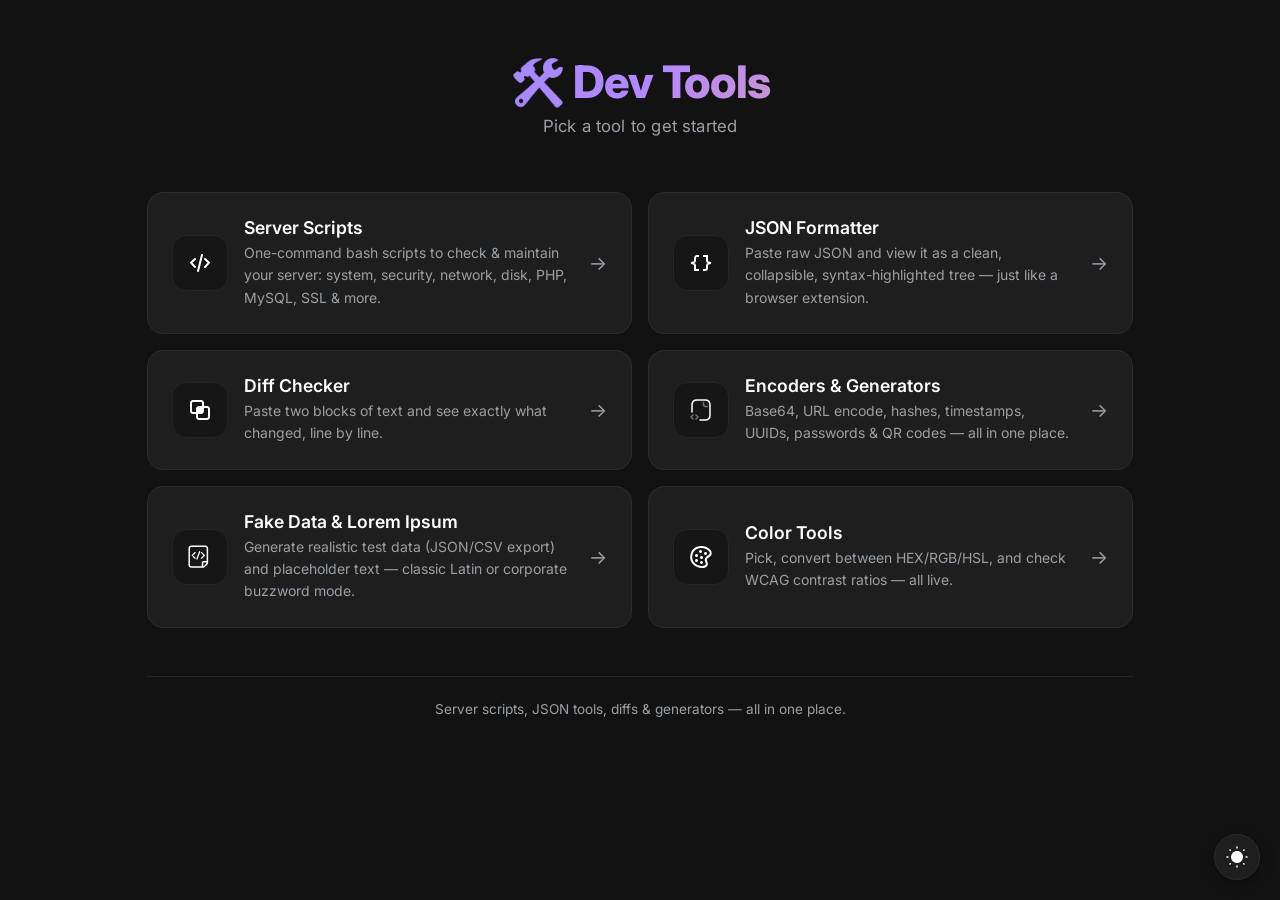
<file: index.html>
<!DOCTYPE html>
<html lang="en">

<head>

    <script>(function () { try { if (localStorage.getItem('devtools-theme') === 'light') { document.documentElement.setAttribute('data-theme', 'light'); } } catch (e) { } })();</script>

    <meta charset="UTF-8" />
    <meta name="viewport" content="width=device-width, initial-scale=1.0" />
    <title>Dev Tools</title>
    <link rel="stylesheet" href="style.css" />
</head>

<body>
    <div class="container">

        <!-- HEADER -->
        <header class="header">
            <h1>🛠️ Dev Tools</h1>
            <p class="subtitle">Pick a tool to get started</p>
        </header>

        <!-- TOOL OPTIONS -->
        <div class="option-grid">
            <a class="option-card" href="scripts/">
                <div class="option-icon">
                    <svg width="24px" height="24px" viewBox="0 0 24 24" fill="none" xmlns="http://www.w3.org/2000/svg">
                        <path d="M7 8L3 11.6923L7 16M17 8L21 11.6923L17 16M14 4L10 20" stroke="var(--text-bright)"
                            stroke-width="2" stroke-linecap="round" stroke-linejoin="round" />
                    </svg>
                </div>
                <div class="option-body">
                    <div class="option-title">Server Scripts</div>
                    <div class="option-desc">One-command bash scripts to check &amp; maintain your server: system,
                        security, network, disk, PHP, MySQL, SSL &amp; more.</div>
                </div>
                <div class="option-arrow">→</div>
            </a>

            <a class="option-card" href="json-formatter/">
                <div class="option-icon">
                    <svg width="24px" height="24px" viewBox="0 0 24 24" fill="none" xmlns="http://www.w3.org/2000/svg">
                        <path
                            d="M14 19H16C17.1046 19 18 18.1046 18 17V14.5616C18 13.6438 18.6246 12.8439 19.5149 12.6213L21.0299 12.2425C21.2823 12.1794 21.2823 11.8206 21.0299 11.7575L19.5149 11.3787C18.6246 11.1561 18 10.3562 18 9.43845V5H14"
                            stroke="var(--text-bright)" stroke-width="2" />
                        <path
                            d="M10 5H8C6.89543 5 6 5.89543 6 7V9.43845C6 10.3562 5.37541 11.1561 4.48507 11.3787L2.97014 11.7575C2.71765 11.8206 2.71765 12.1794 2.97014 12.2425L4.48507 12.6213C5.37541 12.8439 6 13.6438 6 14.5616V19H10"
                            stroke="var(--text-bright)" stroke-width="2" />
                    </svg>
                </div>
                <div class="option-body">
                    <div class="option-title">JSON Formatter</div>
                    <div class="option-desc">Paste raw JSON and view it as a clean, collapsible, syntax-highlighted tree
                        — just like a browser extension.</div>
                </div>
                <div class="option-arrow">→</div>
            </a>

            <a class="option-card" href="diff-checker/">
                <div class="option-icon"><svg fill="var(--text-bright)" width="24px" height="24px" viewBox="0 0 24 24"
                        xmlns="http://www.w3.org/2000/svg">
                        <path fill-rule="evenodd"
                            d="M13,2 C14.5976809,2 15.9036609,3.24891996 15.9949073,4.82372721 L16,5 L16,8 L19,8 C20.5976809,8 21.9036609,9.24891996 21.9949073,10.8237272 L22,11 L22,19 C22,20.5976809 20.75108,21.9036609 19.1762728,21.9949073 L19,22 L11,22 C9.40231912,22 8.09633912,20.75108 8.00509269,19.1762728 L8,19 L8,16 L5,16 C3.40231912,16 2.09633912,14.75108 2.00509269,13.1762728 L2,13 L2,5 C2,3.40231912 3.24891996,2.09633912 4.82372721,2.00509269 L5,2 L13,2 Z M19,10 L16,10 L16,13 C16,14.5976809 14.75108,15.9036609 13.1762728,15.9949073 L13,16 L10,16 L10,19 C10,19.5128358 10.3860402,19.9355072 10.8833789,19.9932723 L11,20 L19,20 C19.5128358,20 19.9355072,19.6139598 19.9932723,19.1166211 L20,19 L20,11 C20,10.4871642 19.6139598,10.0644928 19.1166211,10.0067277 L19,10 Z M13,4 L5,4 C4.48716416,4 4.06449284,4.38604019 4.00672773,4.88337887 L4,5 L4,13 C4,13.5128358 4.38604019,13.9355072 4.88337887,13.9932723 L5,14 L8,14 L8,11 C8,9.40231912 9.24891996,8.09633912 10.8237272,8.00509269 L11,8 L14,8 L14,5 C14,4.48716416 13.6139598,4.06449284 13.1166211,4.00672773 L13,4 Z" />
                    </svg></div>
                <div class="option-body">
                    <div class="option-title">Diff Checker</div>
                    <div class="option-desc">Paste two blocks of text and see exactly what changed, line by line.</div>
                </div>
                <div class="option-arrow">→</div>
            </a>

            <a class="option-card" href="encoders/">
                <div class="option-icon"><svg width="24px" height="24px" viewBox="0 0 24 24" fill="none"
                        xmlns="http://www.w3.org/2000/svg">
                        <path d="M11 22H16C19.5 22 21 20 21 17V7C21 4 19.5 2 16 2H8C4.5 2 3 4 3 7V14"
                            stroke="var(--text-bright)" stroke-width="1.5" stroke-miterlimit="10" stroke-linecap="round"
                            stroke-linejoin="round" />
                        <path opacity="0.4" d="M14.5 4.5V6.5C14.5 7.6 15.4 8.5 16.5 8.5H18.5"
                            stroke="var(--text-bright)" stroke-width="1.5" stroke-miterlimit="10" stroke-linecap="round"
                            stroke-linejoin="round" />
                        <path opacity="0.4" d="M4 17L2 19L4 21" stroke="var(--text-bright)" stroke-width="1.5"
                            stroke-miterlimit="10" stroke-linecap="round" stroke-linejoin="round" />
                        <path opacity="0.4" d="M7 17L9 19L7 21" stroke="var(--text-bright)" stroke-width="1.5"
                            stroke-miterlimit="10" stroke-linecap="round" stroke-linejoin="round" />
                    </svg></div>
                <div class="option-body">
                    <div class="option-title">Encoders &amp; Generators</div>
                    <div class="option-desc">Base64, URL encode, hashes, timestamps, UUIDs, passwords &amp; QR codes —
                        all in one place.</div>
                </div>
                <div class="option-arrow">→</div>
            </a>

            <a class="option-card" href="sample-data/">
                <div class="option-icon">
                    <svg width="24px" height="24px" viewBox="0 0 1024 1024" class="icon" version="1.1"
                        xmlns="http://www.w3.org/2000/svg">
                        <path
                            d="M135.460571 18.285714h600.137143c67.949714 0 123.099429 53.613714 123.099429 119.954286v623.250286c0 21.650286-12.361143 51.565714-27.794286 67.291428l-111.030857 112.201143c-15.36 15.579429-45.348571 28.16-67.437714 28.16H142.116571c-67.876571 0-123.099429-53.76-123.099428-120.027428V134.729143C19.017143 70.144 71.021714 18.285714 135.460571 18.285714zM672.182857 899.657143l115.785143-117.101714c3.584-3.657143 7.094857-12.434286 7.094857-18.139429V138.166857a58.514286 58.514286 0 0 0-59.465143-57.490286H145.700571a62.756571 62.756571 0 0 0-63.122285 62.756572v705.682286c0 31.744 26.624 57.636571 59.465143 57.636571h512.731428a28.745143 28.745143 0 0 0 17.408-7.168z m-8.411428-217.819429l131.949714 1.462857c17.481143 0 31.744 13.897143 31.817143 31.232a31.451429 31.451429 0 0 1-31.817143 31.158858l-131.949714-1.462858c-7.826286 0-13.897143 5.851429-13.897143 13.165715v150.162285a31.451429 31.451429 0 0 1-31.817143 31.158858 31.451429 31.451429 0 0 1-31.817143-31.158858v-150.162285c0-41.910857 34.669714-75.556571 77.531429-75.556572z m-340.992-136.045714a26.404571 26.404571 0 0 1-18.797715 44.982857 26.624 26.624 0 0 1-18.724571-7.606857L162.230857 461.531429a26.404571 26.404571 0 0 1 0-37.449143L285.257143 302.372571c10.24-10.166857 27.209143-10.166857 37.522286 0 10.313143 10.24 10.313143 26.404571 0 37.449143L218.697143 442.806857 322.779429 545.645714z m232.082285-205.970286a26.404571 26.404571 0 0 1 0-37.449143c10.313143-10.166857 27.282286-10.166857 37.595429 0l123.026286 121.709715a26.404571 26.404571 0 0 1 0 37.449143L592.457143 583.168a26.624 26.624 0 0 1-18.797714 7.606857 26.404571 26.404571 0 0 1-18.797715-45.056L659.017143 442.806857 554.861714 339.821714zM505.417143 261.12c13.531429 4.973714 20.48 19.894857 16.091428 33.938286L406.966857 608.036571a26.916571 26.916571 0 0 1-34.011428 15.945143 26.185143 26.185143 0 0 1-16.237715-34.011428l114.541715-312.978286a26.916571 26.916571 0 0 1 34.157714-15.872z"
                            fill="var(--text-bright)" />
                    </svg>
                </div>
                <div class="option-body">
                    <div class="option-title">Fake Data &amp; Lorem Ipsum</div>
                    <div class="option-desc">Generate realistic test data (JSON/CSV export) and placeholder text —
                        classic Latin or corporate buzzword mode.</div>
                </div>
                <div class="option-arrow">→</div>
            </a>

            <a class="option-card" href="colors/">
                <div class="option-icon">
                    <svg width="24px" height="24px" viewBox="0 0 24 24" fill="none" xmlns="http://www.w3.org/2000/svg">
                        <path
                            d="M14 12.5001C14 13.3285 13.3284 14.0001 12.5 14.0001C11.6716 14.0001 11 13.3285 11 12.5001C11 11.6717 11.6716 11.0001 12.5 11.0001C13.3284 11.0001 14 11.6717 14 12.5001Z"
                            fill="var(--text-bright)" />
                        <path
                            d="M16.5 10.0001C17.3284 10.0001 18 9.32854 18 8.50011C18 7.67169 17.3284 7.00011 16.5 7.00011C15.6716 7.00011 15 7.67169 15 8.50011C15 9.32854 15.6716 10.0001 16.5 10.0001Z"
                            fill="var(--text-bright)" />
                        <path
                            d="M13 6.50011C13 7.32854 12.3284 8.00011 11.5 8.00011C10.6716 8.00011 10 7.32854 10 6.50011C10 5.67169 10.6716 5.00011 11.5 5.00011C12.3284 5.00011 13 5.67169 13 6.50011Z"
                            fill="var(--text-bright)" />
                        <path
                            d="M7.50001 12.0001C8.32844 12.0001 9.00001 11.3285 9.00001 10.5001C9.00001 9.67169 8.32844 9.00011 7.50001 9.00011C6.67158 9.00011 6.00001 9.67169 6.00001 10.5001C6.00001 11.3285 6.67158 12.0001 7.50001 12.0001Z"
                            fill="var(--text-bright)" />
                        <path
                            d="M14 17.5001C14 18.3285 13.3284 19.0001 12.5 19.0001C11.6716 19.0001 11 18.3285 11 17.5001C11 16.6717 11.6716 16.0001 12.5 16.0001C13.3284 16.0001 14 16.6717 14 17.5001Z"
                            fill="var(--text-bright)" />
                        <path
                            d="M7.50001 17.0001C8.32844 17.0001 9.00001 16.3285 9.00001 15.5001C9.00001 14.6717 8.32844 14.0001 7.50001 14.0001C6.67158 14.0001 6.00001 14.6717 6.00001 15.5001C6.00001 16.3285 6.67158 17.0001 7.50001 17.0001Z"
                            fill="var(--text-bright)" />
                        <path fill-rule="evenodd" clip-rule="evenodd"
                            d="M11.5017 1.02215C15.4049 0.791746 19.5636 2.32444 21.8087 5.41131C22.5084 6.37324 22.8228 7.63628 22.6489 8.83154C22.471 10.054 21.7734 11.2315 20.4472 11.8945C19.6389 12.2987 18.7731 12.9466 18.2401 13.668C17.7158 14.3778 17.6139 14.9917 17.8944 15.5529C18.4231 16.6102 18.8894 17.9257 18.8106 19.1875C18.7699 19.8375 18.5828 20.4946 18.1664 21.0799C17.7488 21.6667 17.1448 22.1192 16.3714 22.4286C14.6095 23.1333 12.6279 23.1643 10.8081 22.8207C8.98579 22.4765 7.24486 21.7421 5.92656 20.8194C4.00568 19.4748 2.47455 17.6889 1.71371 15.4464C0.9504 13.1965 0.995912 10.5851 2.06024 7.65803C3.64355 3.30372 7.56248 1.25469 11.5017 1.02215ZM11.6196 3.01868C8.26589 3.21665 5.18483 4.9176 3.93984 8.34149C3.00414 10.9148 3.01388 13.0536 3.60768 14.8038C4.20395 16.5613 5.42282 18.0255 7.07347 19.1809C8.14405 19.9303 9.6169 20.5604 11.1792 20.8554C12.7442 21.151 14.3181 21.0959 15.6286 20.5716C16.308 20.2999 16.7678 19.8099 16.8145 19.0627C16.8606 18.3245 16.5769 17.3901 16.1056 16.4473C15.3639 14.9639 15.8542 13.5318 16.6315 12.4796C17.4002 11.4391 18.5455 10.6093 19.5528 10.1057C20.2266 9.76878 20.5747 9.19623 20.6697 8.54355C20.7686 7.86365 20.5831 7.12638 20.1913 6.58769C18.4364 4.17486 15.0093 2.81858 11.6196 3.01868Z"
                            fill="var(--text-bright)" />
                    </svg>
                </div>
                <div class="option-body">
                    <div class="option-title">Color Tools</div>
                    <div class="option-desc">Pick, convert between HEX/RGB/HSL, and check WCAG contrast ratios — all
                        live.</div>
                </div>
                <div class="option-arrow">→</div>
            </a>
        </div>

        <!-- FOOTER -->
        <footer class="footer">
            <p>Server scripts, JSON tools, diffs & generators — all in one place.</p>
        </footer>

    </div>

    <script src="theme-toggle.js"></script>
</body>

</html>
</file>
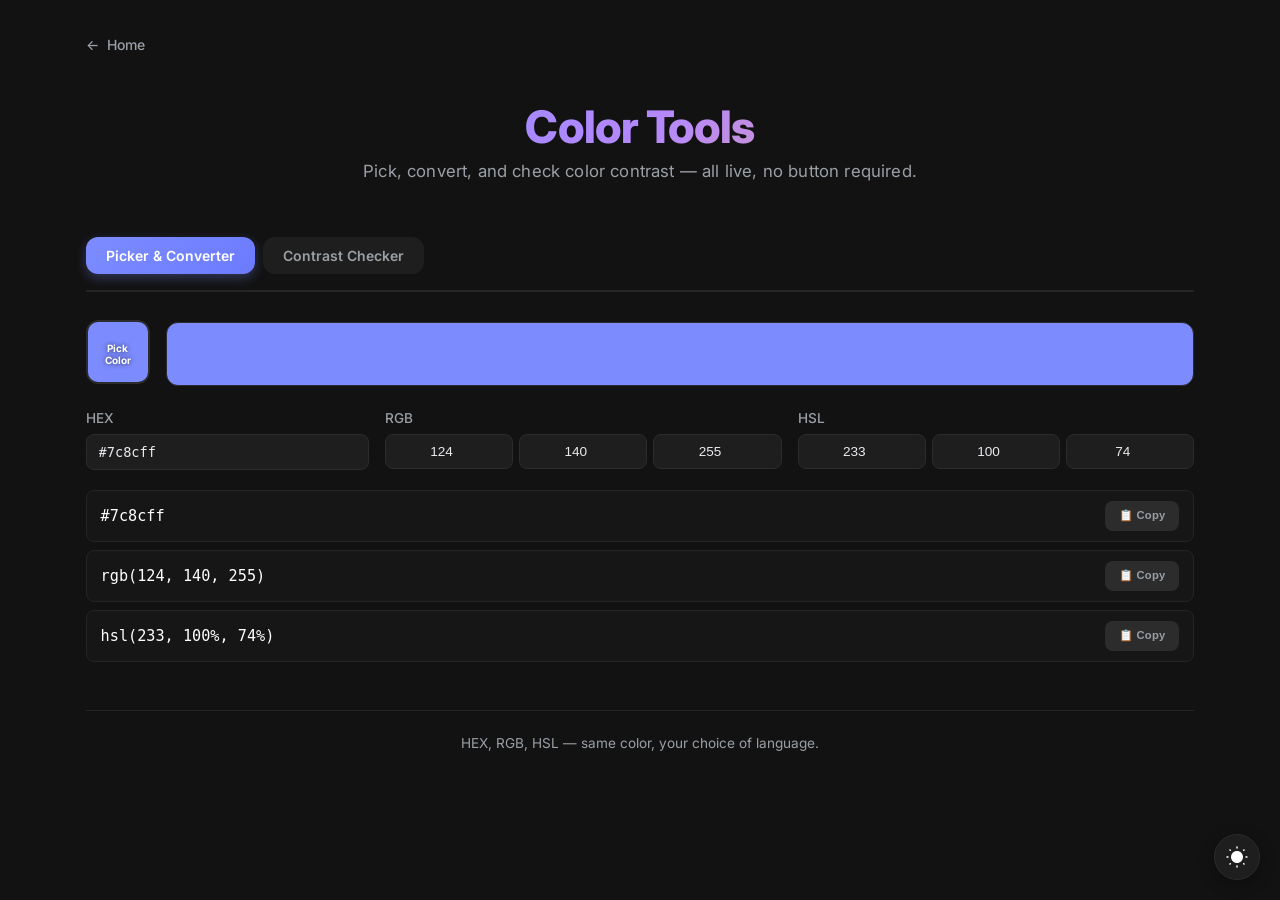
<file: colors/index.html>
<!DOCTYPE html>
<html lang="en">

<head>
    <script>(function () { try { if (localStorage.getItem('devtools-theme') === 'light') { document.documentElement.setAttribute('data-theme', 'light'); } } catch (e) { } })();</script>

    <meta charset="UTF-8" />
    <meta name="viewport" content="width=device-width, initial-scale=1.0" />
    <title>Color Tools — Dev Tools</title>
    <link rel="stylesheet" href="../style.css" />
    <link rel="stylesheet" href="color-tools.css" />
</head>

<body>
    <div class="container container-wide">

        <a class="back-link" href="../">Home</a>

        <header class="header">
            <h1>Color Tools</h1>
            <p class="subtitle">Pick, convert, and check color contrast — all live, no button required.</p>
        </header>

        <div class="tabs" id="tabs">
            <button class="tab-btn active" data-tab="picker">Picker &amp; Converter</button>
            <button class="tab-btn" data-tab="contrast">Contrast Checker</button>
        </div>

        <!-- PICKER & CONVERTER -->
        <section class="tab-panel active" id="panel-picker">
            <div class="color-live-row">
                <div style="position: relative; display: inline-block;">
                    <input type="color" id="colorNative" class="color-native" value="#7c8cff"
                        >
                    <span class="color-picker-label">
                        Pick Color
                    </span>
                </div>
                <div class="color-preview-box" id="colorPreviewBox"></div>
            </div>

            <div class="color-fields-grid">
                <div class="color-field">
                    <label class="field-label" for="hexInput">HEX</label>
                    <input type="text" id="hexInput" class="io-input color-input-full" value="#7c8cff" maxlength="7" />
                </div>

                <div class="color-field">
                    <label class="field-label">RGB</label>
                    <div class="rgb-inputs">
                        <input type="number" id="rInput" class="io-input" min="0" max="255" value="16" />
                        <input type="number" id="gInput" class="io-input" min="0" max="255" value="185" />
                        <input type="number" id="bInput" class="io-input" min="0" max="255" value="129" />
                    </div>
                </div>

                <div class="color-field">
                    <label class="field-label">HSL</label>
                    <div class="rgb-inputs">
                        <input type="number" id="hInput" class="io-input" min="0" max="360" value="160" />
                        <input type="number" id="sInput" class="io-input" min="0" max="100" value="84" />
                        <input type="number" id="lInput" class="io-input" min="0" max="100" value="39" />
                    </div>
                </div>
            </div>

            <div class="color-strings">
                <div class="color-string-row">
                    <code id="hexString">#7c8cff</code>
                    <button class="btn-copy color-copy-btn" data-copy-code="hexString">📋 Copy</button>
                </div>
                <div class="color-string-row">
                    <code id="rgbString">rgb(16, 185, 129)</code>
                    <button class="btn-copy color-copy-btn" data-copy-code="rgbString">📋 Copy</button>
                </div>
                <div class="color-string-row">
                    <code id="hslString">hsl(160, 84%, 39%)</code>
                    <button class="btn-copy color-copy-btn" data-copy-code="hslString">📋 Copy</button>
                </div>
            </div>
        </section>

        <!-- CONTRAST CHECKER -->
        <section class="tab-panel" id="panel-contrast">
            <div class="contrast-grid">
                <div class="contrast-col">
                    <label class="field-label">Foreground (text)</label>
                    <div class="color-live-row-sm">
                        <input type="color" id="fgNative" value="#f5f4f2" />
                        <input type="text" id="fgHex" class="io-input color-input-full" value="#f5f4f2" maxlength="7" />
                    </div>
                </div>

                <div class="contrast-col">
                    <label class="field-label">Background</label>
                    <div class="color-live-row-sm">
                        <input type="color" id="bgNative" value="#171412" />
                        <input type="text" id="bgHex" class="io-input color-input-full" value="#171412" maxlength="7" />
                    </div>
                </div>
            </div>

            <div class="contrast-preview" id="contrastPreview">
                <span id="contrastSampleText">The quick brown fox jumps over the lazy dog — 0123456789</span>
            </div>

            <div class="contrast-result" id="contrastResult"></div>
        </section>

        <footer class="footer">
            <p>HEX, RGB, HSL — same color, your choice of language.</p>
        </footer>

    </div>

    <div id="toast" class="toast"></div>

    <script src="color-tools.js"></script>
</body>

<script src="../theme-toggle.js"></script>

</html>
</file>
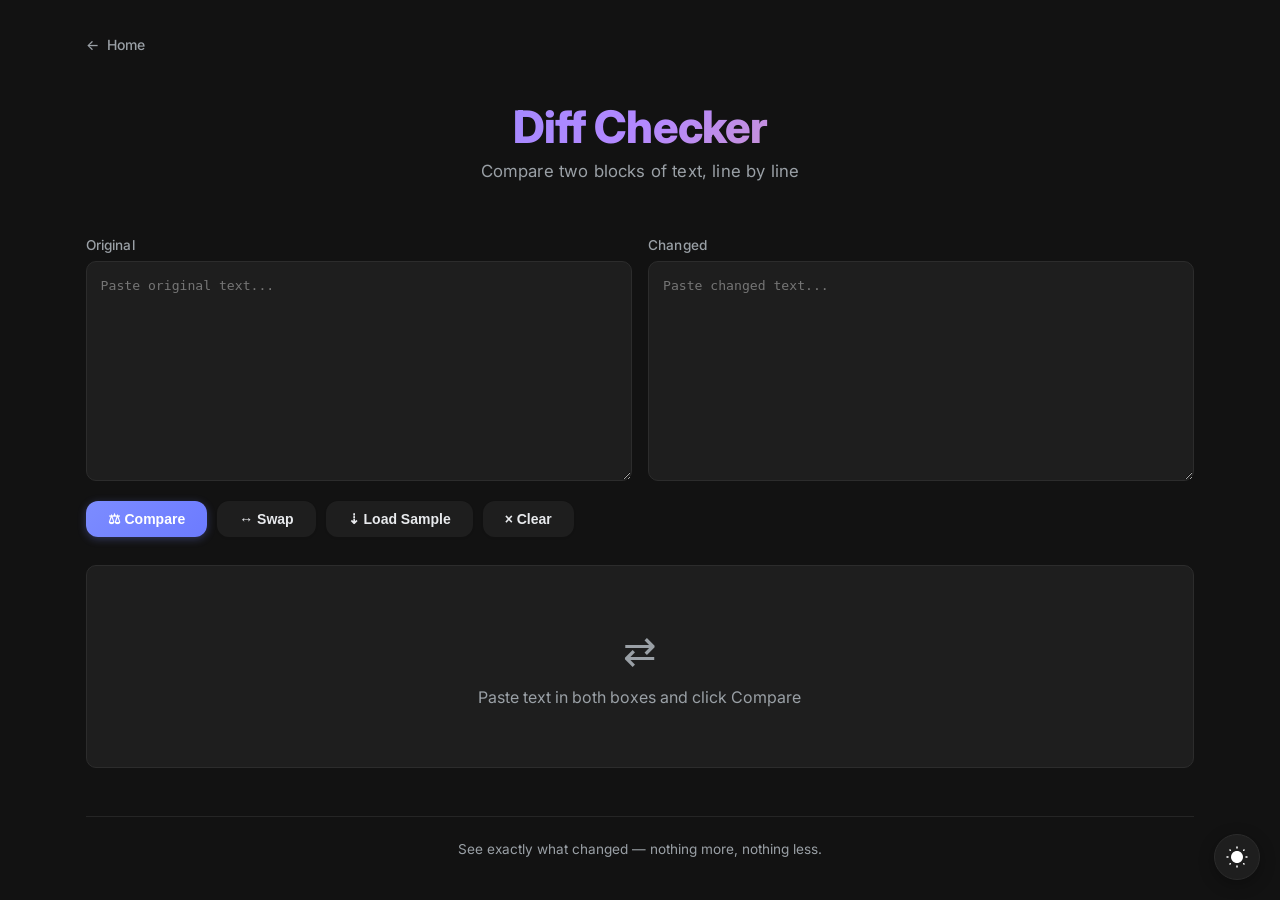
<file: diff-checker/index.html>
<!DOCTYPE html>
<html lang="en">

<head>
    <script>(function () { try { if (localStorage.getItem('devtools-theme') === 'light') { document.documentElement.setAttribute('data-theme', 'light'); } } catch (e) { } })();</script>

    <meta charset="UTF-8" />
    <meta name="viewport" content="width=device-width, initial-scale=1.0" />
    <title>Diff Checker — Dev Tools</title>
    <link rel="stylesheet" href="../style.css" />
    <link rel="stylesheet" href="diff-checker.css" />
</head>

<body>
    <div class="container container-wide">

        <a class="back-link" href="../">Home</a>

        <header class="header">
            <h1>Diff Checker</h1>
            <p class="subtitle">Compare two blocks of text, line by line</p>
        </header>

        <div class="diff-inputs">
            <div class="diff-input-col">
                <label class="field-label" for="oldText">Original</label>
                <textarea id="oldText" class="diff-textarea" placeholder="Paste original text..."></textarea>
            </div>
            <div class="diff-input-col">
                <label class="field-label" for="newText">Changed</label>
                <textarea id="newText" class="diff-textarea" placeholder="Paste changed text..."></textarea>
            </div>
        </div>

        <div class="toolbar">
            <button class="btn btn-primary" id="compareBtn">⚖ Compare</button>
            <button class="btn" id="swapBtn">↔ Swap</button>
            <button class="btn" id="loadSampleBtn">⇣ Load Sample</button>
            <button class="btn" id="clearBtn">× Clear</button>
        </div>

        <div class="diff-stats" id="diffStats"></div>

        <div class="diff-result">
            <div class="diff-empty visible" id="diffEmpty">
                <div class="icon">⇄</div>
                <p>Paste text in both boxes and click Compare</p>
            </div>
            <div class="diff-panes-header" id="diffPanesHeader">
                <span class="pane-title">Original</span>
                <span class="pane-title">Changed</span>
            </div>
            <div class="diff-lines" id="diffLines"></div>
        </div>

        <footer class="footer">
            <p>See exactly what changed — nothing more, nothing less.</p>
        </footer>

    </div>

    <div id="toast" class="toast"></div>

    <script src="diff-checker.js"></script>
</body>

    <script src="../theme-toggle.js"></script>
</html>
</file>
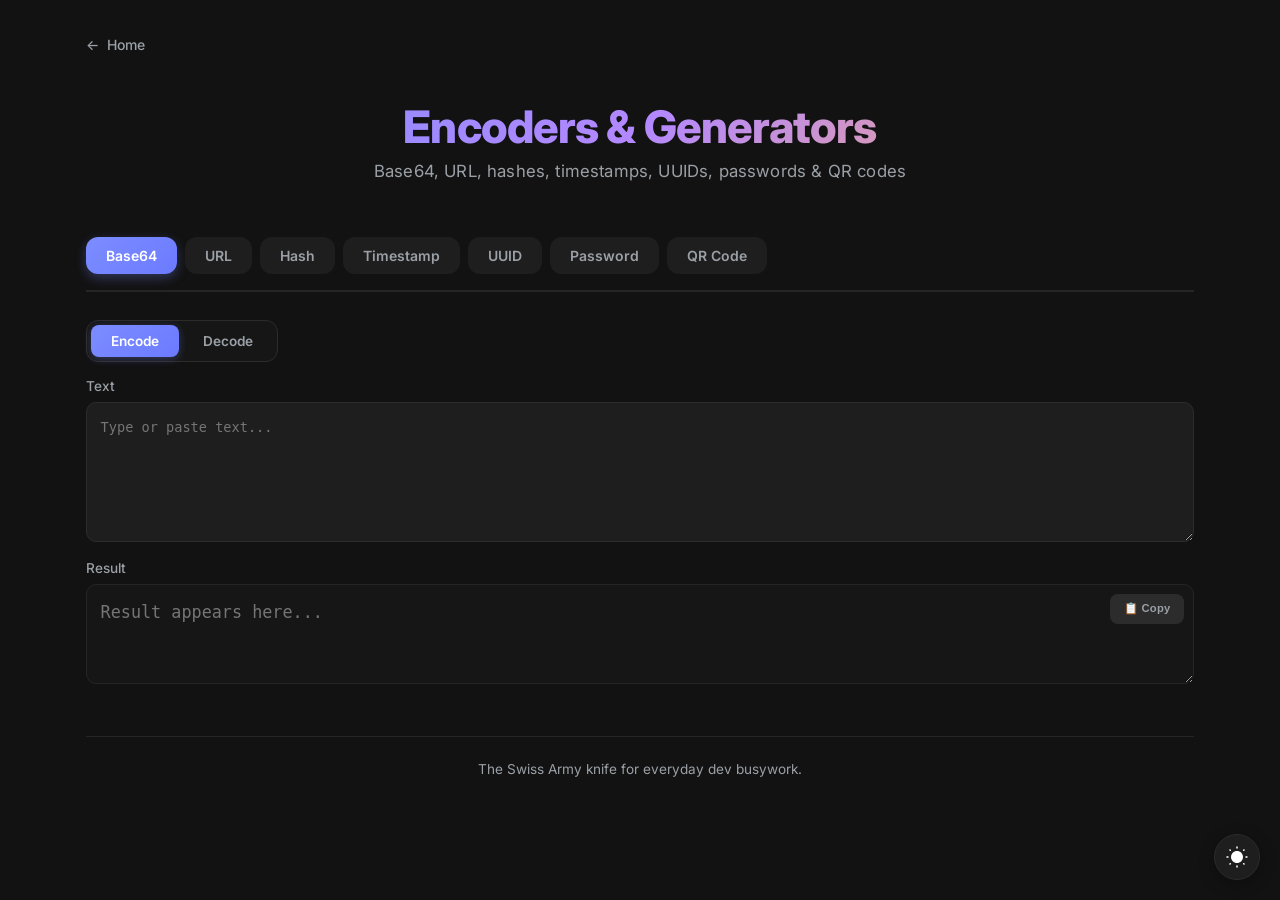
<file: encoders/index.html>
<!DOCTYPE html>
<html lang="en">

<head>
    <script>(function () { try { if (localStorage.getItem('devtools-theme') === 'light') { document.documentElement.setAttribute('data-theme', 'light'); } } catch (e) { } })();</script>

    <meta charset="UTF-8" />
    <meta name="viewport" content="width=device-width, initial-scale=1.0" />
    <title>Encoders & Generators — Dev Tools</title>
    <link rel="stylesheet" href="../style.css" />
    <link rel="stylesheet" href="encoders.css" />
</head>

<body>
    <div class="container container-wide">

        <a class="back-link" href="../">Home</a>

        <header class="header">
            <h1>Encoders &amp; Generators</h1>
            <p class="subtitle">Base64, URL, hashes, timestamps, UUIDs, passwords &amp; QR codes</p>
        </header>

        <div class="tabs" id="tabs">
            <button class="tab-btn active" data-tab="base64">Base64</button>
            <button class="tab-btn" data-tab="url">URL</button>
            <button class="tab-btn" data-tab="hash">Hash</button>
            <button class="tab-btn" data-tab="timestamp">Timestamp</button>
            <button class="tab-btn" data-tab="uuid">UUID</button>
            <button class="tab-btn" data-tab="password">Password</button>
            <button class="tab-btn" data-tab="qrcode">QR Code</button>
        </div>

        <!-- BASE64 -->
        <section class="tab-panel active" id="panel-base64">
            <div class="mode-toggle" id="b64Mode">
                <button class="mode-btn active" data-mode="encode">Encode</button>
                <button class="mode-btn" data-mode="decode">Decode</button>
            </div>
            <label class="field-label" for="b64Input">Text</label>
            <textarea id="b64Input" class="io-textarea" placeholder="Type or paste text..."></textarea>
            <label class="field-label">Result</label>
            <div class="io-output-wrap">
                <textarea id="b64Output" class="io-output" readonly placeholder="Result appears here..."></textarea>
                <button class="btn-copy io-copy" data-copy-target="b64Output">📋 Copy</button>
            </div>
        </section>

        <!-- URL -->
        <section class="tab-panel" id="panel-url">
            <div class="mode-toggle" id="urlMode">
                <button class="mode-btn active" data-mode="encode">Encode</button>
                <button class="mode-btn" data-mode="decode">Decode</button>
            </div>
            <label class="field-label" for="urlInput">Text / URL</label>
            <textarea id="urlInput" class="io-textarea" placeholder="Type or paste text/URL..."></textarea>
            <label class="field-label">Result</label>
            <div class="io-output-wrap">
                <textarea id="urlOutput" class="io-output" readonly placeholder="Result appears here..."></textarea>
                <button class="btn-copy io-copy" data-copy-target="urlOutput">📋 Copy</button>
            </div>
        </section>

        <!-- HASH -->
        <section class="tab-panel" id="panel-hash">
            <label class="field-label" for="hashInput">Text</label>
            <textarea id="hashInput" class="io-textarea" placeholder="Type or paste text to hash..."></textarea>
            <div class="hash-list" id="hashList"></div>
        </section>

        <!-- TIMESTAMP -->
        <section class="tab-panel" id="panel-timestamp">
            <div class="ts-grid">
                <div class="ts-col">
                    <label class="field-label" for="tsInput">Unix Timestamp → Date</label>
                    <div class="btn-row">
                        <input type="number" id="tsInput" class="io-input" placeholder="e.g. 1735689600" />
                        <select id="tsUnit" class="io-select">
                            <option value="seconds">seconds</option>
                            <option value="ms">milliseconds</option>
                        </select>
                        <button class="btn" id="tsNowBtn">Now</button>
                    </div>
                    <div class="ts-result" id="tsToDateResult"></div>
                </div>

                <div class="ts-col">
                    <label class="field-label" for="dateInput">Date → Unix Timestamp</label>
                    <div class="btn-row">
                        <input type="datetime-local" id="dateInput" class="io-input" />
                    </div>
                    <div class="ts-result" id="dateToTsResult"></div>
                </div>
            </div>
        </section>

        <!-- UUID -->
        <section class="tab-panel" id="panel-uuid">
            <div class="btn-row">
                <label class="field-label uuid-label" for="uuidCount">How many?</label>
                <input type="number" id="uuidCount" class="io-input uuid-count" value="5" min="1" max="50" />
                <button class="btn" id="uuidCopyAllBtn">📋 Copy All</button>
            </div>
            <div class="uuid-list" id="uuidList"></div>
        </section>

        <!-- PASSWORD -->
        <section class="tab-panel" id="panel-password">
            <div class="pw-controls">
                <label class="field-label">Length: <span id="pwLengthLabel">16</span></label>
                <input type="range" id="pwLength" min="4" max="64" value="16" />

                <div class="pw-options">
                    <label><input type="checkbox" id="pwUpper" checked /> Uppercase (A-Z)</label>
                    <label><input type="checkbox" id="pwLower" checked /> Lowercase (a-z)</label>
                    <label><input type="checkbox" id="pwNumbers" checked /> Numbers (0-9)</label>
                    <label><input type="checkbox" id="pwSymbols" checked /> Symbols (!@#$…)</label>
                </div>
            </div>

            <div class="io-output-wrap">
                <input type="text" id="pwOutput" class="io-output io-output-single" readonly
                    placeholder="Password appears here..." />
                <button class="btn-copy io-copy" data-copy-target="pwOutput">📋 Copy</button>
            </div>
            <div class="pw-strength" id="pwStrength"></div>
        </section>

        <!-- QR CODE -->
        <section class="tab-panel" id="panel-qrcode">
            <label class="field-label" for="qrInput">Text / URL</label>
            <input type="text" id="qrInput" class="io-input io-input-full"
                placeholder="Enter text or URL to encode..." />
            <div class="btn-row">
                <select id="qrSize" class="io-select">
                    <option value="128">128 × 128</option>
                    <option value="192">192 × 192</option>
                    <option value="256" selected>256 × 256</option>
                    <option value="320">320 × 320</option>
                </select>
                <button class="btn btn-primary" id="qrGenerateBtn">Generate QR</button>
                <button class="btn" id="qrDownloadBtn">💾 Download PNG</button>
            </div>
            <div class="qr-preview" id="qrPreview">
                <div class="qr-empty" id="qrEmpty">Enter text above and click Generate</div>
                <div id="qrCanvasHolder"></div>
            </div>
        </section>

        <footer class="footer">
            <p>The Swiss Army knife for everyday dev busywork.</p>
        </footer>

    </div>

    <div id="toast" class="toast"></div>

    <script src="qrcode.js"></script>
    <script src="encoders.js"></script>
</body>

<script src="../theme-toggle.js"></script>

</html>
</file>
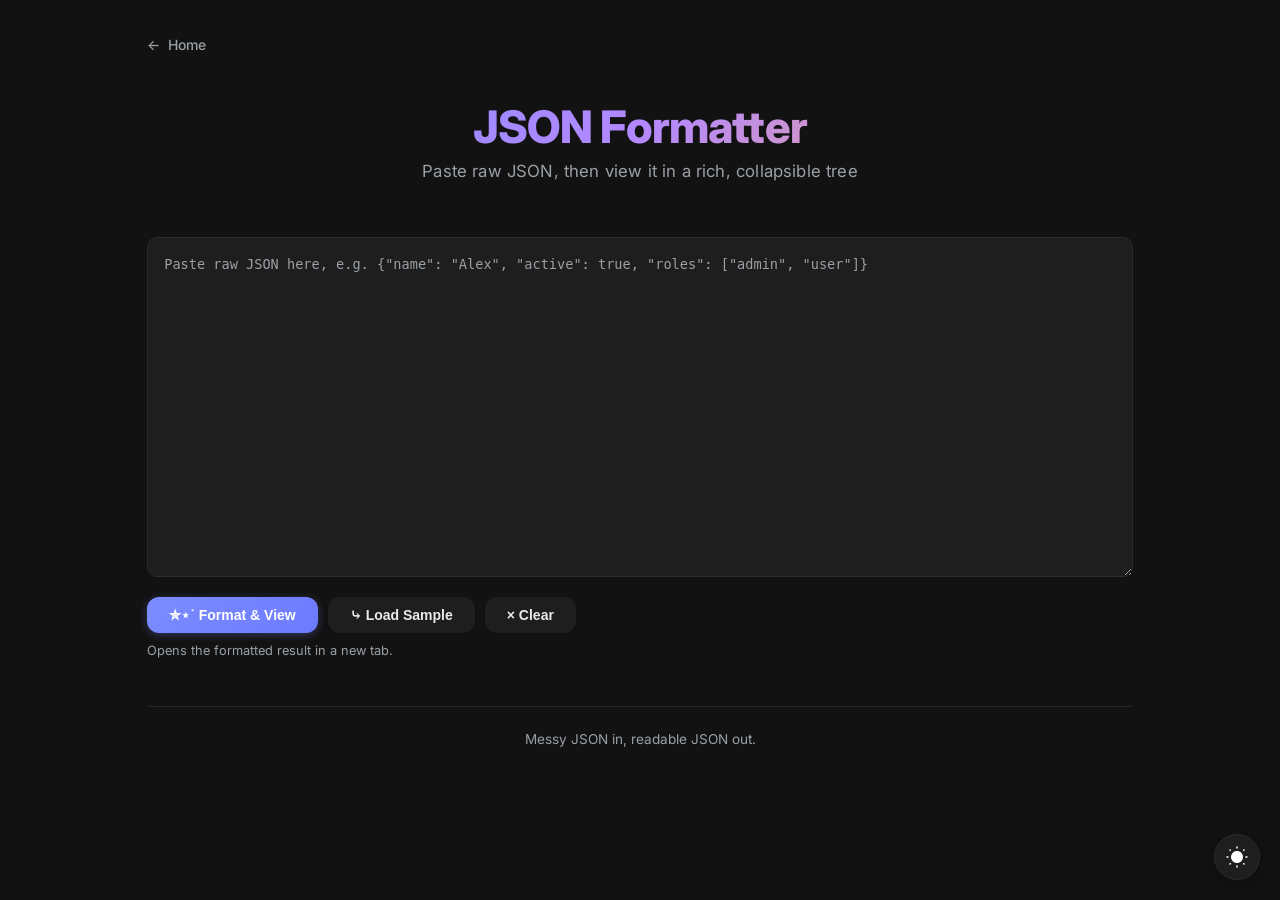
<file: json-formatter/index.html>
<!DOCTYPE html>
<html lang="en">

<head>
    <script>(function () { try { if (localStorage.getItem('devtools-theme') === 'light') { document.documentElement.setAttribute('data-theme', 'light'); } } catch (e) { } })();</script>

    <meta charset="UTF-8" />
    <meta name="viewport" content="width=device-width, initial-scale=1.0" />
    <title>JSON Formatter — Dev Tools</title>
    <link rel="stylesheet" href="../style.css" />
    <style>
        .editor-wrap {
            position: relative;
            margin-bottom: 16px;
        }

        #jsonInput {
            width: 100%;
            min-height: 340px;
            resize: vertical;
            background: var(--bg-soft);
            border: 1px solid var(--border);
            border-radius: 10px;
            color: var(--text);
            font-family: 'JetBrains Mono', 'Fira Code', 'Cascadia Code', monospace;
            font-size: 0.85rem;
            line-height: 1.5;
            padding: 16px;
            outline: none;
            transition: border-color 0.2s, box-shadow 0.2s;
        }

        #jsonInput:focus {
            border-color: var(--color-accent);
            box-shadow: 0 0 0 3px rgba(88, 166, 255, 0.12);
        }

        #jsonInput::placeholder {
            color: var(--text-muted);
        }

        .toolbar {
            display: flex;
            gap: 10px;
            flex-wrap: wrap;
            margin-bottom: 8px;
        }

        .error-box {
            display: none;
            margin-top: 12px;
            padding: 12px 16px;
            border-radius: 8px;
            background: rgba(218, 54, 51, 0.1);
            border: 1px solid var(--red);
            color: #ffa198;
            font-size: 0.85rem;
            font-family: 'JetBrains Mono', 'Fira Code', 'Cascadia Code', monospace;
        }

        .error-box.visible {
            display: block;
        }

        .hint {
            color: var(--text-muted);
            font-size: 0.8rem;
            margin-top: 10px;
        }
    </style>
</head>

<body>
    <div class="container">

        <a class="back-link" href="../">Home</a>

        <header class="header">
            <h1>JSON Formatter</h1>
            <p class="subtitle">Paste raw JSON, then view it in a rich, collapsible tree</p>
        </header>

        <div class="editor-wrap">
            <textarea id="jsonInput"
                placeholder='Paste raw JSON here, e.g. {"name": "Alex", "active": true, "roles": ["admin", "user"]}'></textarea>
        </div>

        <div class="toolbar">
            <button class="btn btn-primary" id="formatBtn">✮⋆˙ Format &amp; View</button>
            <button class="btn" id="sampleBtn">⤷ Load Sample</button>
            <button class="btn" id="clearBtn">× Clear</button>
        </div>

        <div class="error-box" id="errorBox"></div>
        <p class="hint">Opens the formatted result in a new tab.</p>

        <footer class="footer">
            <p>Messy JSON in, readable JSON out.</p>
        </footer>

    </div>

    <div id="toast" class="toast"></div>

    <script src="json-formatter.js"></script>
</body>

<script src="../theme-toggle.js"></script>

</html>
</file>
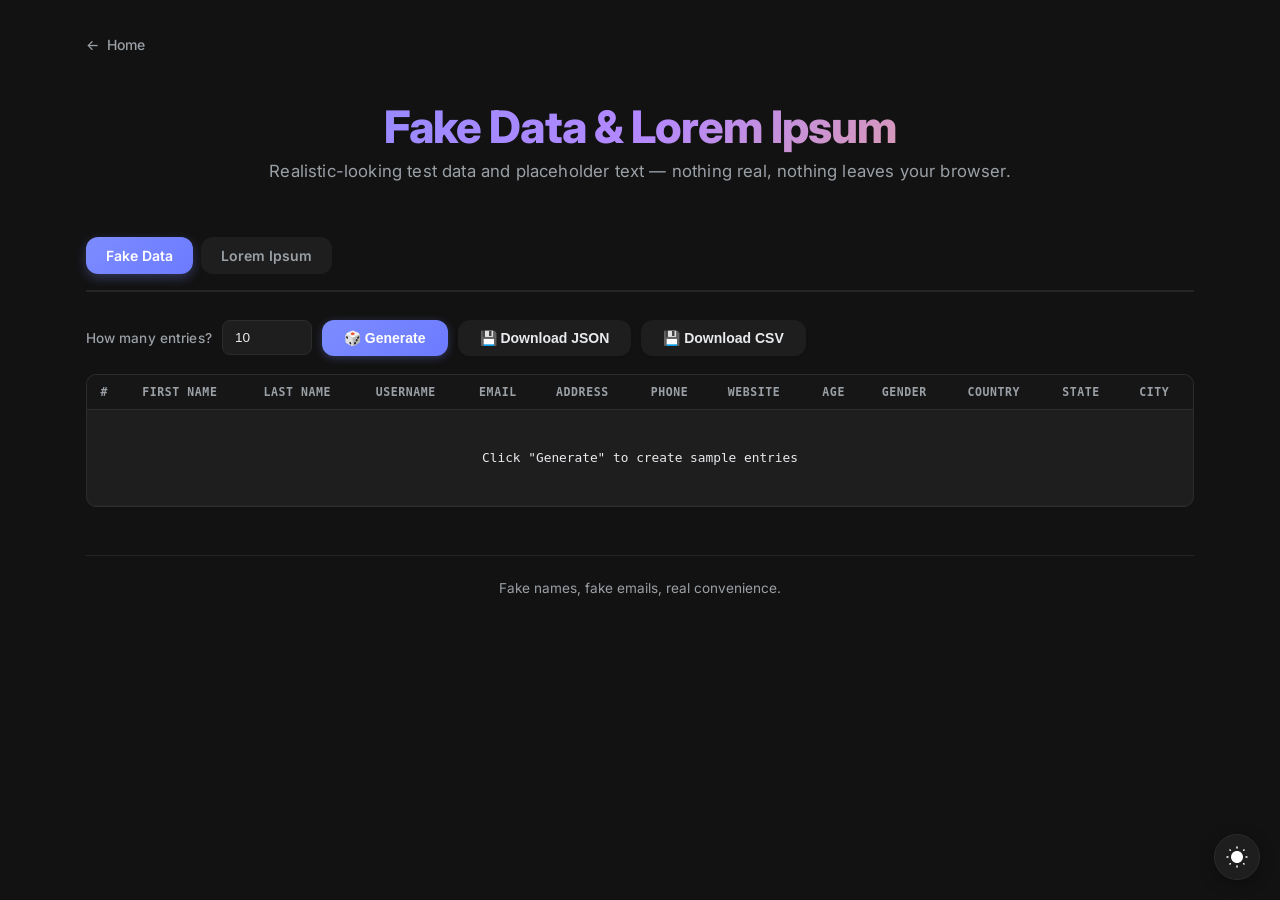
<file: sample-data/index.html>
<!DOCTYPE html>
<html lang="en">

<head>
    <script>(function () { try { if (localStorage.getItem('devtools-theme') === 'light') { document.documentElement.setAttribute('data-theme', 'light'); } } catch (e) { } })();</script>

    <meta charset="UTF-8" />
    <meta name="viewport" content="width=device-width, initial-scale=1.0" />
    <title>Fake Data & Lorem Ipsum — Dev Tools</title>
    <link rel="stylesheet" href="../style.css" />
    <link rel="stylesheet" href="sample-data.css" />
</head>

<body>
    <div class="container container-wide">

        <a class="back-link" href="../">Home</a>

        <header class="header">
            <h1>Fake Data &amp; Lorem Ipsum</h1>
            <p class="subtitle">Realistic-looking test data and placeholder text — nothing real, nothing leaves your
                browser.</p>
        </header>

        <div class="tabs" id="tabs">
            <button class="tab-btn active" data-tab="fakedata">Fake Data</button>
            <button class="tab-btn" data-tab="lorem">Lorem Ipsum</button>
        </div>

        <!-- FAKE DATA -->
        <section class="tab-panel active" id="panel-fakedata">
            <div class="btn-row">
                <label class="field-label fd-label" for="fdCount">How many entries?</label>
                <input type="number" id="fdCount" class="io-input fd-count" value="10" min="1" max="5000" />
                <button class="btn btn-primary" id="fdGenerateBtn">🎲 Generate</button>
                <button class="btn" id="fdDownloadJsonBtn">💾 Download JSON</button>
                <button class="btn" id="fdDownloadCsvBtn">💾 Download CSV</button>
            </div>

            <div class="fd-table-wrap">
                <table class="fd-table" id="fdTable">
                    <thead>
                        <tr>
                            <th>#</th>
                            <th>First Name</th>
                            <th>Last Name</th>
                            <th>Username</th>
                            <th>Email</th>
                            <th>Address</th>
                            <th>Phone</th>
                            <th>Website</th>
                            <th>Age</th>
                            <th>Gender</th>
                            <th>Country</th>
                            <th>State</th>
                            <th>City</th>
                        </tr>
                    </thead>
                    <tbody id="fdTableBody">
                        <tr>
                            <td class="fd-empty" colspan="13">Click "Generate" to create sample entries</td>
                        </tr>
                    </tbody>
                </table>
            </div>
        </section>

        <!-- LOREM IPSUM -->
        <section class="tab-panel" id="panel-lorem">
            <div class="btn-row">
                <label class="field-label lorem-inline-label" for="loremStyle">Style</label>
                <select id="loremStyle" class="io-select">
                    <option value="classic">Classic Latin</option>
                    <option value="buzzword">Corporate Buzzword 💼</option>
                    <option value="pirate">Pirate Speak 🏴‍☠️</option>
                    <option value="hacker">Hacker/Tech 💻</option>
                    <option value="cat">Cat Ipsum 🐱</option>
                    <option value="bacon">Bacon Ipsum 🥓</option>
                </select>

                <label class="field-label lorem-inline-label" for="loremType">Type</label>
                <select id="loremType" class="io-select">
                    <option value="words">Words</option>
                    <option value="sentences">Sentences</option>
                    <option value="paragraphs" selected>Paragraphs</option>
                </select>

                <input type="number" id="loremCount" class="io-input lorem-count" value="3" min="1" max="50" />
            </div>

            <div class="lorem-advanced">
                <div class="lorem-range-group">
                    <label class="field-label">Words per sentence</label>
                    <div class="rgb-inputs lorem-range-inputs">
                        <input type="number" id="loremWordsMin" class="io-input" value="6" min="2" max="30" />
                        <span class="range-sep">–</span>
                        <input type="number" id="loremWordsMax" class="io-input" value="14" min="2" max="30" />
                    </div>
                </div>
                <div class="lorem-range-group">
                    <label class="field-label">Sentences per paragraph</label>
                    <div class="rgb-inputs lorem-range-inputs">
                        <input type="number" id="loremSentMin" class="io-input" value="4" min="1" max="20" />
                        <span class="range-sep">–</span>
                        <input type="number" id="loremSentMax" class="io-input" value="7" min="1" max="20" />
                    </div>
                </div>
                <div class="lorem-checks">
                    <label><input type="checkbox" id="loremOpener" checked /> Start with themed opening phrase</label>
                    <label><input type="checkbox" id="loremHtml" /> Wrap output in HTML &lt;p&gt; tags</label>
                </div>
            </div>

            <div class="btn-row">
                <button class="btn btn-primary" id="loremGenerateBtn">Generate</button>
            </div>

            <div class="io-output-wrap">
                <textarea id="loremOutput" class="io-output lorem-textarea" readonly
                    placeholder="Generated text appears here..."></textarea>
                <button class="btn-copy io-copy" data-copy-target="loremOutput">📋 Copy</button>
            </div>
            <div class="lorem-stats" id="loremStats"></div>
        </section>

        <footer class="footer">
            <p>Fake names, fake emails, real convenience.</p>
        </footer>

    </div>

    <div id="toast" class="toast"></div>

    <script src="sample-data.js"></script>
</body>

<script src="../theme-toggle.js"></script>

</html>
</file>
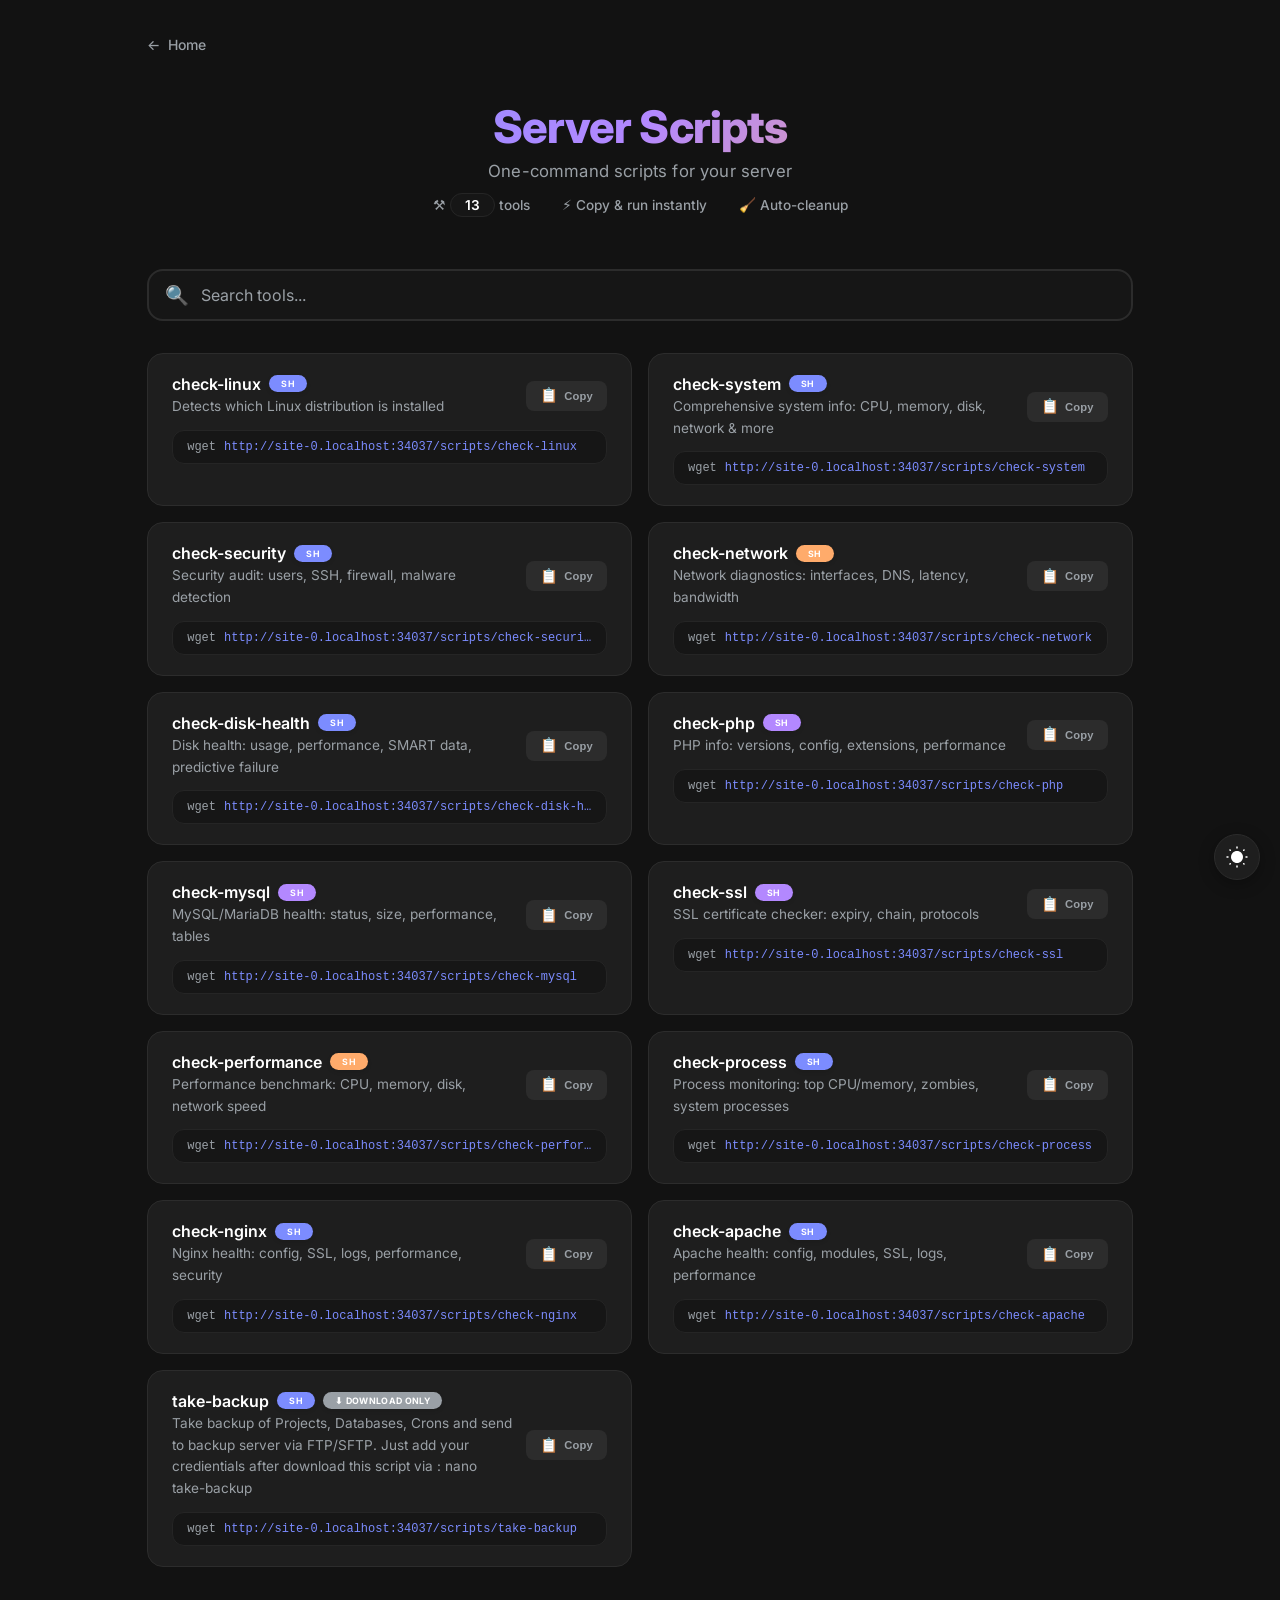
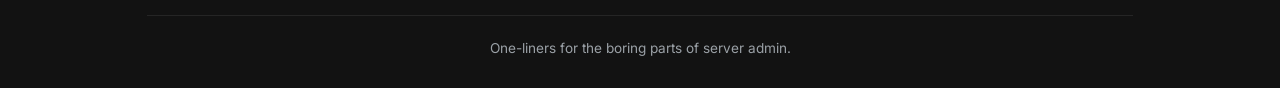
<file: scripts/index.html>
<!DOCTYPE html>
<html lang="en">

<head>
    <script>(function () { try { if (localStorage.getItem('devtools-theme') === 'light') { document.documentElement.setAttribute('data-theme', 'light'); } } catch (e) { } })();</script>

    <meta charset="UTF-8" />
    <meta name="viewport" content="width=device-width, initial-scale=1.0" />
    <title>Server Scripts — Dev Tools</title>
    <link rel="stylesheet" href="../style.css" />
</head>

<body>
    <div class="container">

        <a class="back-link" href="../">Home</a>

        <!-- HEADER -->
        <header class="header">
            <h1>Server Scripts</h1>
            <p class="subtitle">One-command scripts for your server</p>
            <div class="stats">
                <span>⚒ <span class="num" id="tool-count">0</span> tools</span>
                <span>⚡︎ Copy &amp; run instantly</span>
                <span>🧹 Auto-cleanup</span>
            </div>
        </header>

        <!-- SEARCH -->
        <div class="search-container">
            <span class="search-icon">🔍</span>
            <input type="text" id="searchInput" placeholder="Search tools..." />
            <button class="search-clear" id="searchClear">✕</button>
        </div>

        <!-- TOOL GRID -->
        <div class="tool-grid" id="tool-grid">
            <!-- Tools will be rendered here by JavaScript -->
        </div>

        <!-- NO RESULTS -->
        <div class="no-results" id="noResults">
            <div class="icon">🔎</div>
            <p>No tools found</p>
        </div>

        <!-- FOOTER -->
        <footer class="footer">
            <p>One-liners for the boring parts of server admin.</p>
        </footer>

    </div>

    <!-- TOAST -->
    <div id="toast" class="toast"></div>

    <script src="scripts.js"></script>

    <script src="../theme-toggle.js"></script>
</body>

</html>
</file>
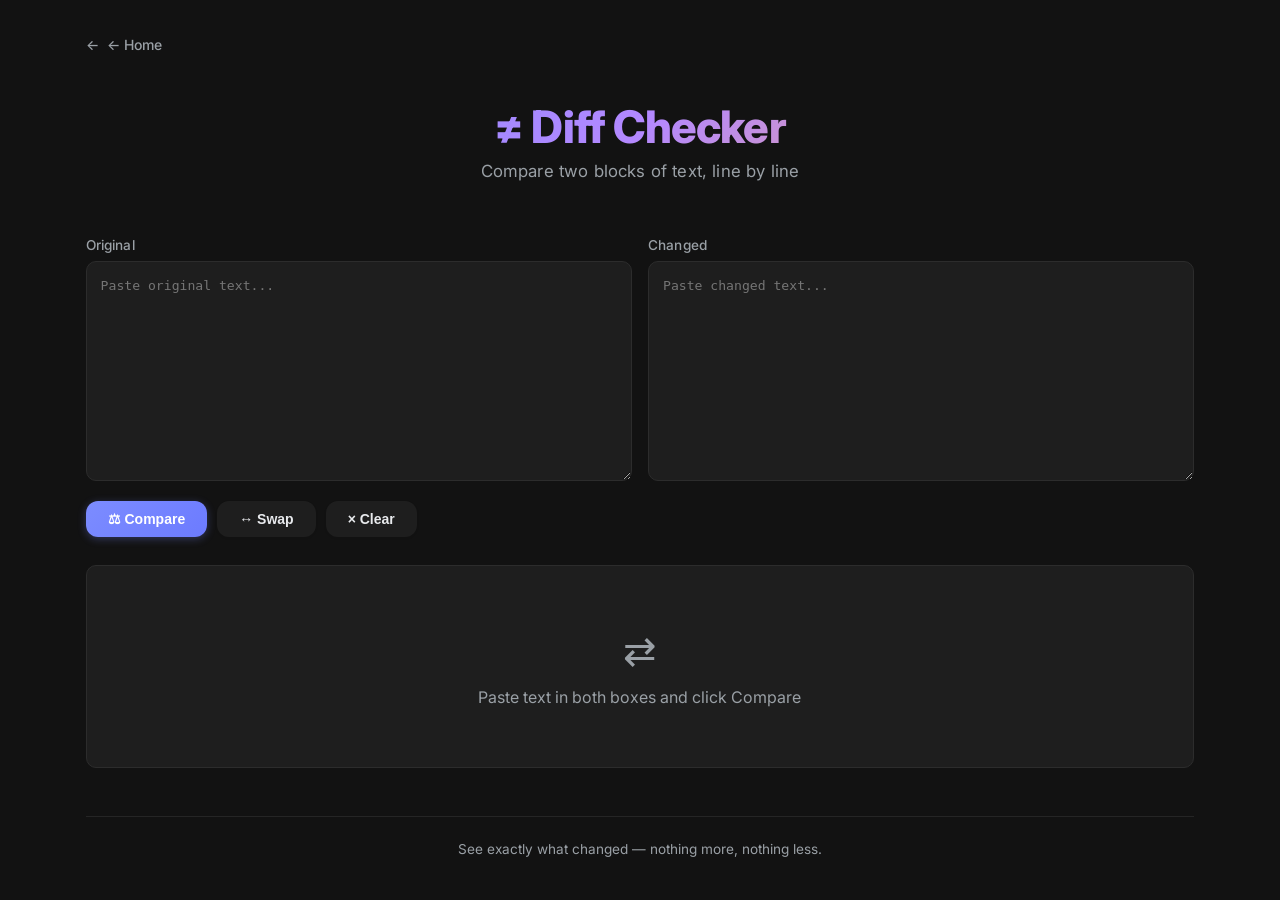
<file: diff-checker/diff-checker.html>
<!DOCTYPE html>
<html lang="en">
<head>
    <meta charset="UTF-8" />
    <meta name="viewport" content="width=device-width, initial-scale=1.0" />
    <title>Diff Checker — Dev Tools</title>
    <link rel="stylesheet" href="../style.css" />
    <link rel="stylesheet" href="diff-checker.css" />
</head>
<body>
    <div class="container container-wide">

        <a class="back-link" href="../index.html">← Home</a>

        <header class="header">
            <h1>≠ Diff Checker</h1>
            <p class="subtitle">Compare two blocks of text, line by line</p>
        </header>

        <div class="diff-inputs">
            <div class="diff-input-col">
                <label class="field-label" for="oldText">Original</label>
                <textarea id="oldText" class="diff-textarea" placeholder="Paste original text..."></textarea>
            </div>
            <div class="diff-input-col">
                <label class="field-label" for="newText">Changed</label>
                <textarea id="newText" class="diff-textarea" placeholder="Paste changed text..."></textarea>
            </div>
        </div>

        <div class="toolbar">
            <button class="btn btn-primary" id="compareBtn">⚖ Compare</button>
            <button class="btn" id="swapBtn">↔ Swap</button>
            <button class="btn" id="clearBtn">× Clear</button>
        </div>

        <div class="diff-stats" id="diffStats"></div>

        <div class="diff-result">
            <div class="diff-empty visible" id="diffEmpty">
                <div class="icon">⇄</div>
                <p>Paste text in both boxes and click Compare</p>
            </div>
            <div class="diff-panes-header" id="diffPanesHeader">
                <span class="pane-title">Original</span>
                <span class="pane-title">Changed</span>
            </div>
            <div class="diff-lines" id="diffLines"></div>
        </div>

        <footer class="footer">
            <p>See exactly what changed — nothing more, nothing less.</p>
        </footer>

    </div>

    <div id="toast" class="toast"></div>

    <script src="diff-checker.js"></script>
</body>
</html>
</file>
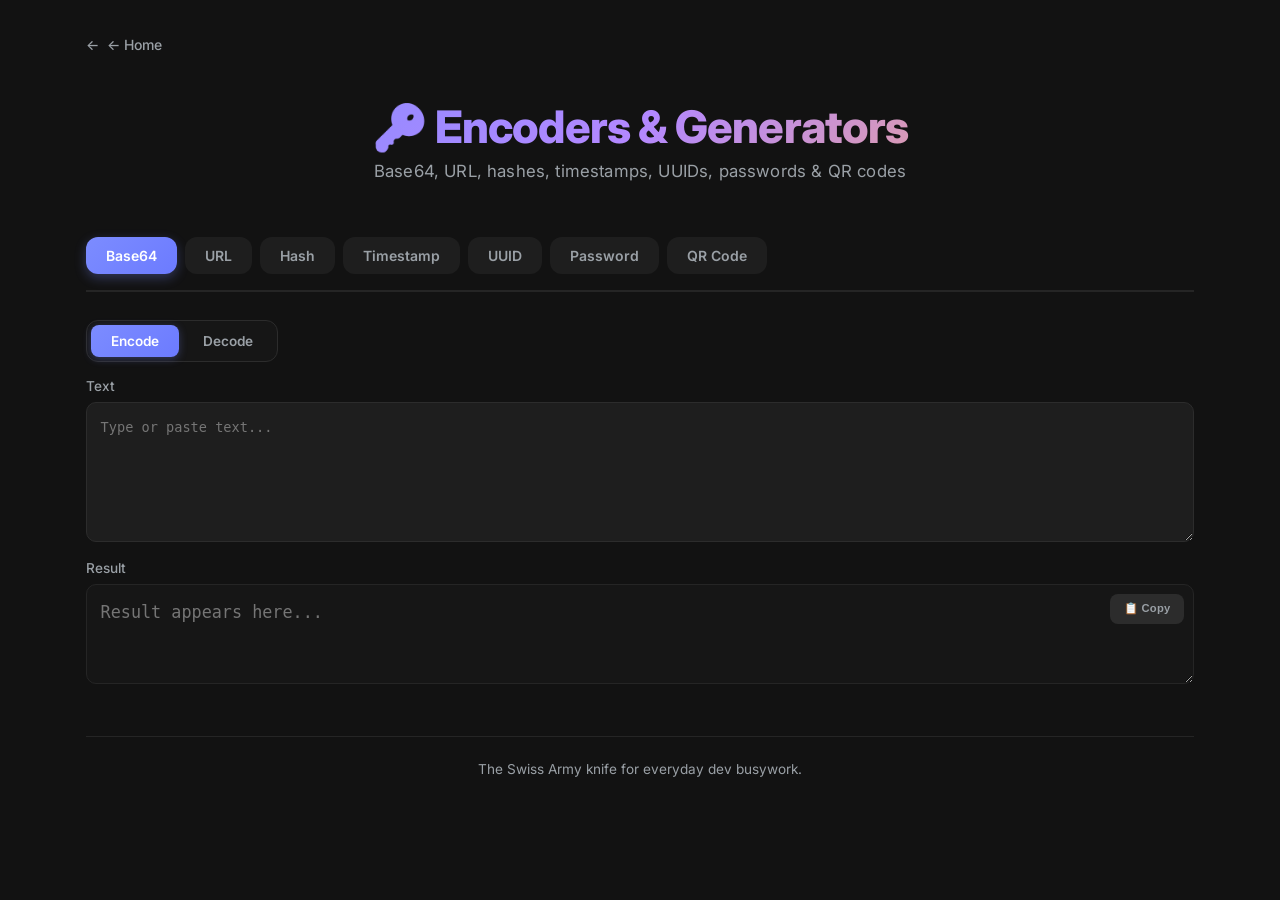
<file: encoders/encoders.html>
<!DOCTYPE html>
<html lang="en">
<head>
    <meta charset="UTF-8" />
    <meta name="viewport" content="width=device-width, initial-scale=1.0" />
    <title>Encoders & Generators — Dev Tools</title>
    <link rel="stylesheet" href="../style.css" />
    <link rel="stylesheet" href="encoders.css" />
</head>
<body>
    <div class="container container-wide">

        <a class="back-link" href="../index.html">← Home</a>

        <header class="header">
            <h1>🔑 Encoders &amp; Generators</h1>
            <p class="subtitle">Base64, URL, hashes, timestamps, UUIDs, passwords &amp; QR codes</p>
        </header>

        <div class="tabs" id="tabs">
            <button class="tab-btn active" data-tab="base64">Base64</button>
            <button class="tab-btn" data-tab="url">URL</button>
            <button class="tab-btn" data-tab="hash">Hash</button>
            <button class="tab-btn" data-tab="timestamp">Timestamp</button>
            <button class="tab-btn" data-tab="uuid">UUID</button>
            <button class="tab-btn" data-tab="password">Password</button>
            <button class="tab-btn" data-tab="qrcode">QR Code</button>
        </div>

        <!-- BASE64 -->
        <section class="tab-panel active" id="panel-base64">
            <div class="mode-toggle" id="b64Mode">
                <button class="mode-btn active" data-mode="encode">Encode</button>
                <button class="mode-btn" data-mode="decode">Decode</button>
            </div>
            <label class="field-label" for="b64Input">Text</label>
            <textarea id="b64Input" class="io-textarea" placeholder="Type or paste text..."></textarea>
            <label class="field-label">Result</label>
            <div class="io-output-wrap">
                <textarea id="b64Output" class="io-output" readonly placeholder="Result appears here..."></textarea>
                <button class="btn-copy io-copy" data-copy-target="b64Output">📋 Copy</button>
            </div>
        </section>

        <!-- URL -->
        <section class="tab-panel" id="panel-url">
            <div class="mode-toggle" id="urlMode">
                <button class="mode-btn active" data-mode="encode">Encode</button>
                <button class="mode-btn" data-mode="decode">Decode</button>
            </div>
            <label class="field-label" for="urlInput">Text / URL</label>
            <textarea id="urlInput" class="io-textarea" placeholder="Type or paste text/URL..."></textarea>
            <label class="field-label">Result</label>
            <div class="io-output-wrap">
                <textarea id="urlOutput" class="io-output" readonly placeholder="Result appears here..."></textarea>
                <button class="btn-copy io-copy" data-copy-target="urlOutput">📋 Copy</button>
            </div>
        </section>

        <!-- HASH -->
        <section class="tab-panel" id="panel-hash">
            <label class="field-label" for="hashInput">Text</label>
            <textarea id="hashInput" class="io-textarea" placeholder="Type or paste text to hash..."></textarea>
            <div class="hash-list" id="hashList"></div>
        </section>

        <!-- TIMESTAMP -->
        <section class="tab-panel" id="panel-timestamp">
            <div class="ts-grid">
                <div class="ts-col">
                    <label class="field-label" for="tsInput">Unix Timestamp → Date</label>
                    <div class="btn-row">
                        <input type="number" id="tsInput" class="io-input" placeholder="e.g. 1735689600" />
                        <select id="tsUnit" class="io-select">
                            <option value="seconds">seconds</option>
                            <option value="ms">milliseconds</option>
                        </select>
                        <button class="btn" id="tsNowBtn">Now</button>
                    </div>
                    <div class="ts-result" id="tsToDateResult"></div>
                </div>

                <div class="ts-col">
                    <label class="field-label" for="dateInput">Date → Unix Timestamp</label>
                    <div class="btn-row">
                        <input type="datetime-local" id="dateInput" class="io-input" />
                    </div>
                    <div class="ts-result" id="dateToTsResult"></div>
                </div>
            </div>
        </section>

        <!-- UUID -->
        <section class="tab-panel" id="panel-uuid">
            <div class="btn-row">
                <label class="field-label uuid-label" for="uuidCount">How many?</label>
                <input type="number" id="uuidCount" class="io-input uuid-count" value="5" min="1" max="50" />
                <button class="btn" id="uuidCopyAllBtn">📋 Copy All</button>
            </div>
            <div class="uuid-list" id="uuidList"></div>
        </section>

        <!-- PASSWORD -->
        <section class="tab-panel" id="panel-password">
            <div class="pw-controls">
                <label class="field-label">Length: <span id="pwLengthLabel">16</span></label>
                <input type="range" id="pwLength" min="4" max="64" value="16" />

                <div class="pw-options">
                    <label><input type="checkbox" id="pwUpper" checked /> Uppercase (A-Z)</label>
                    <label><input type="checkbox" id="pwLower" checked /> Lowercase (a-z)</label>
                    <label><input type="checkbox" id="pwNumbers" checked /> Numbers (0-9)</label>
                    <label><input type="checkbox" id="pwSymbols" checked /> Symbols (!@#$…)</label>
                </div>
            </div>

            <div class="io-output-wrap">
                <input type="text" id="pwOutput" class="io-output io-output-single" readonly placeholder="Password appears here..." />
                <button class="btn-copy io-copy" data-copy-target="pwOutput">📋 Copy</button>
            </div>
            <div class="pw-strength" id="pwStrength"></div>
        </section>

        <!-- QR CODE -->
        <section class="tab-panel" id="panel-qrcode">
            <label class="field-label" for="qrInput">Text / URL</label>
            <input type="text" id="qrInput" class="io-input io-input-full" placeholder="Enter text or URL to encode..." />
            <div class="btn-row">
                <select id="qrSize" class="io-select">
                    <option value="128">128 × 128</option>
                    <option value="192">192 × 192</option>
                    <option value="256" selected>256 × 256</option>
                    <option value="320">320 × 320</option>
                </select>
                <button class="btn btn-primary" id="qrGenerateBtn">Generate QR</button>
                <button class="btn" id="qrDownloadBtn">💾 Download PNG</button>
            </div>
            <div class="qr-preview" id="qrPreview">
                <div class="qr-empty" id="qrEmpty">Enter text above and click Generate</div>
                <div id="qrCanvasHolder"></div>
            </div>
        </section>

        <footer class="footer">
            <p>The Swiss Army knife for everyday dev busywork.</p>
        </footer>

    </div>

    <div id="toast" class="toast"></div>

    <script src="qrcode.js"></script>
    <script src="encoders.js"></script>
</body>
</html>
</file>
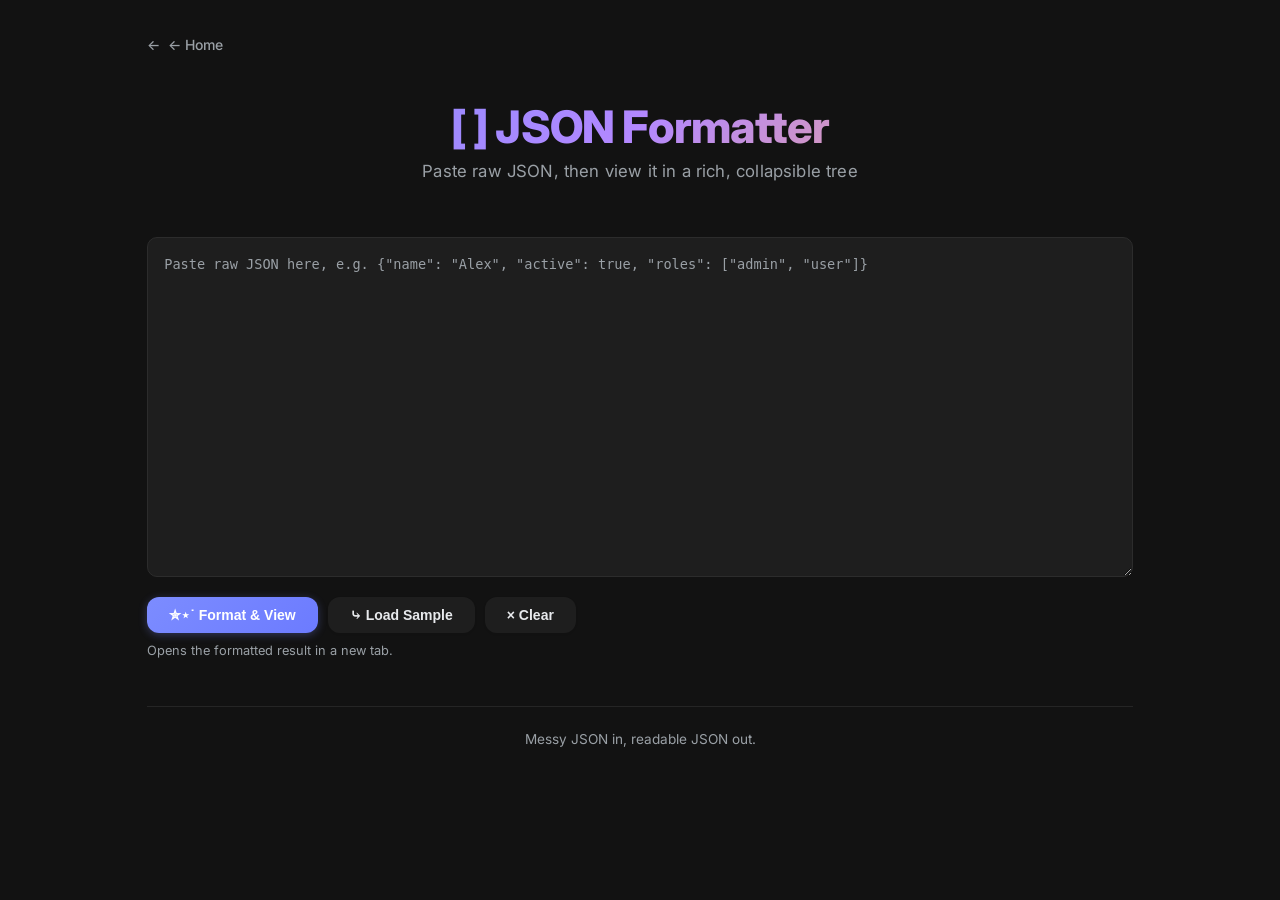
<file: json-formatter/json-formatter.html>
<!DOCTYPE html>
<html lang="en">
<head>
    <meta charset="UTF-8" />
    <meta name="viewport" content="width=device-width, initial-scale=1.0" />
    <title>JSON Formatter — Dev Tools</title>
    <link rel="stylesheet" href="../style.css" />
    <style>
        .editor-wrap { position: relative; margin-bottom: 16px; }

        #jsonInput {
            width: 100%;
            min-height: 340px;
            resize: vertical;
            background: var(--bg-soft);
            border: 1px solid var(--border);
            border-radius: 10px;
            color: var(--text);
            font-family: 'JetBrains Mono', 'Fira Code', 'Cascadia Code', monospace;
            font-size: 0.85rem;
            line-height: 1.5;
            padding: 16px;
            outline: none;
            transition: border-color 0.2s, box-shadow 0.2s;
        }

        #jsonInput:focus { border-color: var(--blue); box-shadow: 0 0 0 3px rgba(88, 166, 255, 0.12); }
        #jsonInput::placeholder { color: var(--text-muted); }

        .toolbar { display: flex; gap: 10px; flex-wrap: wrap; margin-bottom: 8px; }

        .error-box {
            display: none;
            margin-top: 12px;
            padding: 12px 16px;
            border-radius: 8px;
            background: rgba(218, 54, 51, 0.1);
            border: 1px solid var(--red);
            color: #ffa198;
            font-size: 0.85rem;
            font-family: 'JetBrains Mono', 'Fira Code', 'Cascadia Code', monospace;
        }

        .error-box.visible { display: block; }

        .hint { color: var(--text-muted); font-size: 0.8rem; margin-top: 10px; }
    </style>
</head>
<body>
    <div class="container">

        <a class="back-link" href="../index.html">← Home</a>

        <header class="header">
            <h1>[ ] JSON Formatter</h1>
            <p class="subtitle">Paste raw JSON, then view it in a rich, collapsible tree</p>
        </header>

        <div class="editor-wrap">
            <textarea id="jsonInput" placeholder='Paste raw JSON here, e.g. {"name": "Alex", "active": true, "roles": ["admin", "user"]}'></textarea>
        </div>

        <div class="toolbar">
            <button class="btn btn-primary" id="formatBtn">✮⋆˙ Format &amp; View</button>
            <button class="btn" id="sampleBtn">⤷ Load Sample</button>
            <button class="btn" id="clearBtn">× Clear</button>
        </div>

        <div class="error-box" id="errorBox"></div>
        <p class="hint">Opens the formatted result in a new tab.</p>

        <footer class="footer">
            <p>Messy JSON in, readable JSON out.</p>
        </footer>

    </div>

    <div id="toast" class="toast"></div>

    <script src="json-formatter.js"></script>
</body>
</html>
</file>
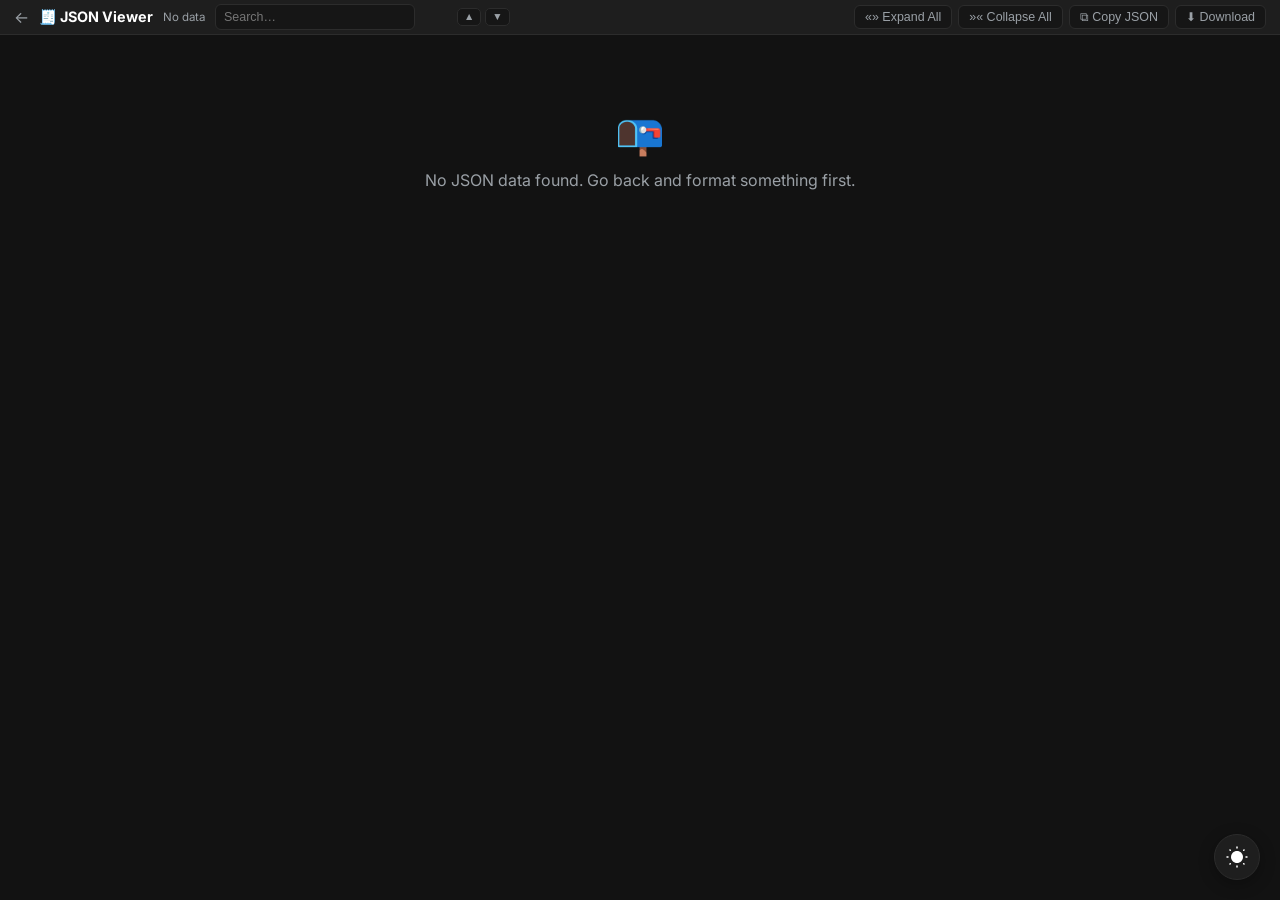
<file: json-formatter/json-viewer.html>
<!DOCTYPE html>
<html lang="en">

<head>
    <script>(function () { try { if (localStorage.getItem('devtools-theme') === 'light') { document.documentElement.setAttribute('data-theme', 'light'); } } catch (e) { } })();</script>

    <meta charset="UTF-8" />
    <meta name="viewport" content="width=device-width, initial-scale=1.0" />
    <title>JSON Viewer — Dev Tools</title>
    <link rel="stylesheet" href="../style.css" />
    <link rel="stylesheet" href="json-viewer.css" />
</head>

<body class="viewer-page">

    <div class="viewer-topbar">
        <a class="viewer-back" href="json-formatter.html" title="Back to Formatter">←</a>
        <h1 class="viewer-title">🧾 JSON Viewer</h1>
        <div class="viewer-stats" id="jsonStats"><span>Waiting for data…</span></div>

        <div class="viewer-search">
            <input type="text" id="searchInput" placeholder="Search…" />
            <span class="search-count" id="searchCount"></span>
            <button class="search-clear" id="searchClear" title="Clear search">✕</button>
            <button class="search-nav" id="searchPrev" title="Previous match (Shift+Enter)">▲</button>
            <button class="search-nav" id="searchNext" title="Next match (Enter)">▼</button>
        </div>

        <div class="viewer-actions">
            <button id="expandAllBtn" title="Expand All"><span class="icon">«»</span><span class="label"> Expand
                    All</span></button>
            <button id="collapseAllBtn" title="Collapse All"><span class="icon">»«</span><span class="label"> Collapse
                    All</span></button>
            <button id="copyBtn" title="Copy JSON"><span class="icon">⧉</span><span class="label"> Copy
                    JSON</span></button>
            <button id="downloadBtn" title="Download"><span class="icon">⬇︎</span><span class="label">
                    Download</span></button>
        </div>
    </div>

    <div class="json-panel" id="jsonPanel">
        <div class="json-empty" id="jsonEmpty">
            <div class="icon">📭</div>
            <p>No JSON data found. Go back and format something first.</p>
        </div>
        <div class="json-tree" id="jsonTree"></div>
    </div>

    <div id="toast" class="toast"></div>

    <script src="json-viewer.js"></script>
</body>

<script src="../theme-toggle.js"></script>

</html>
</file>
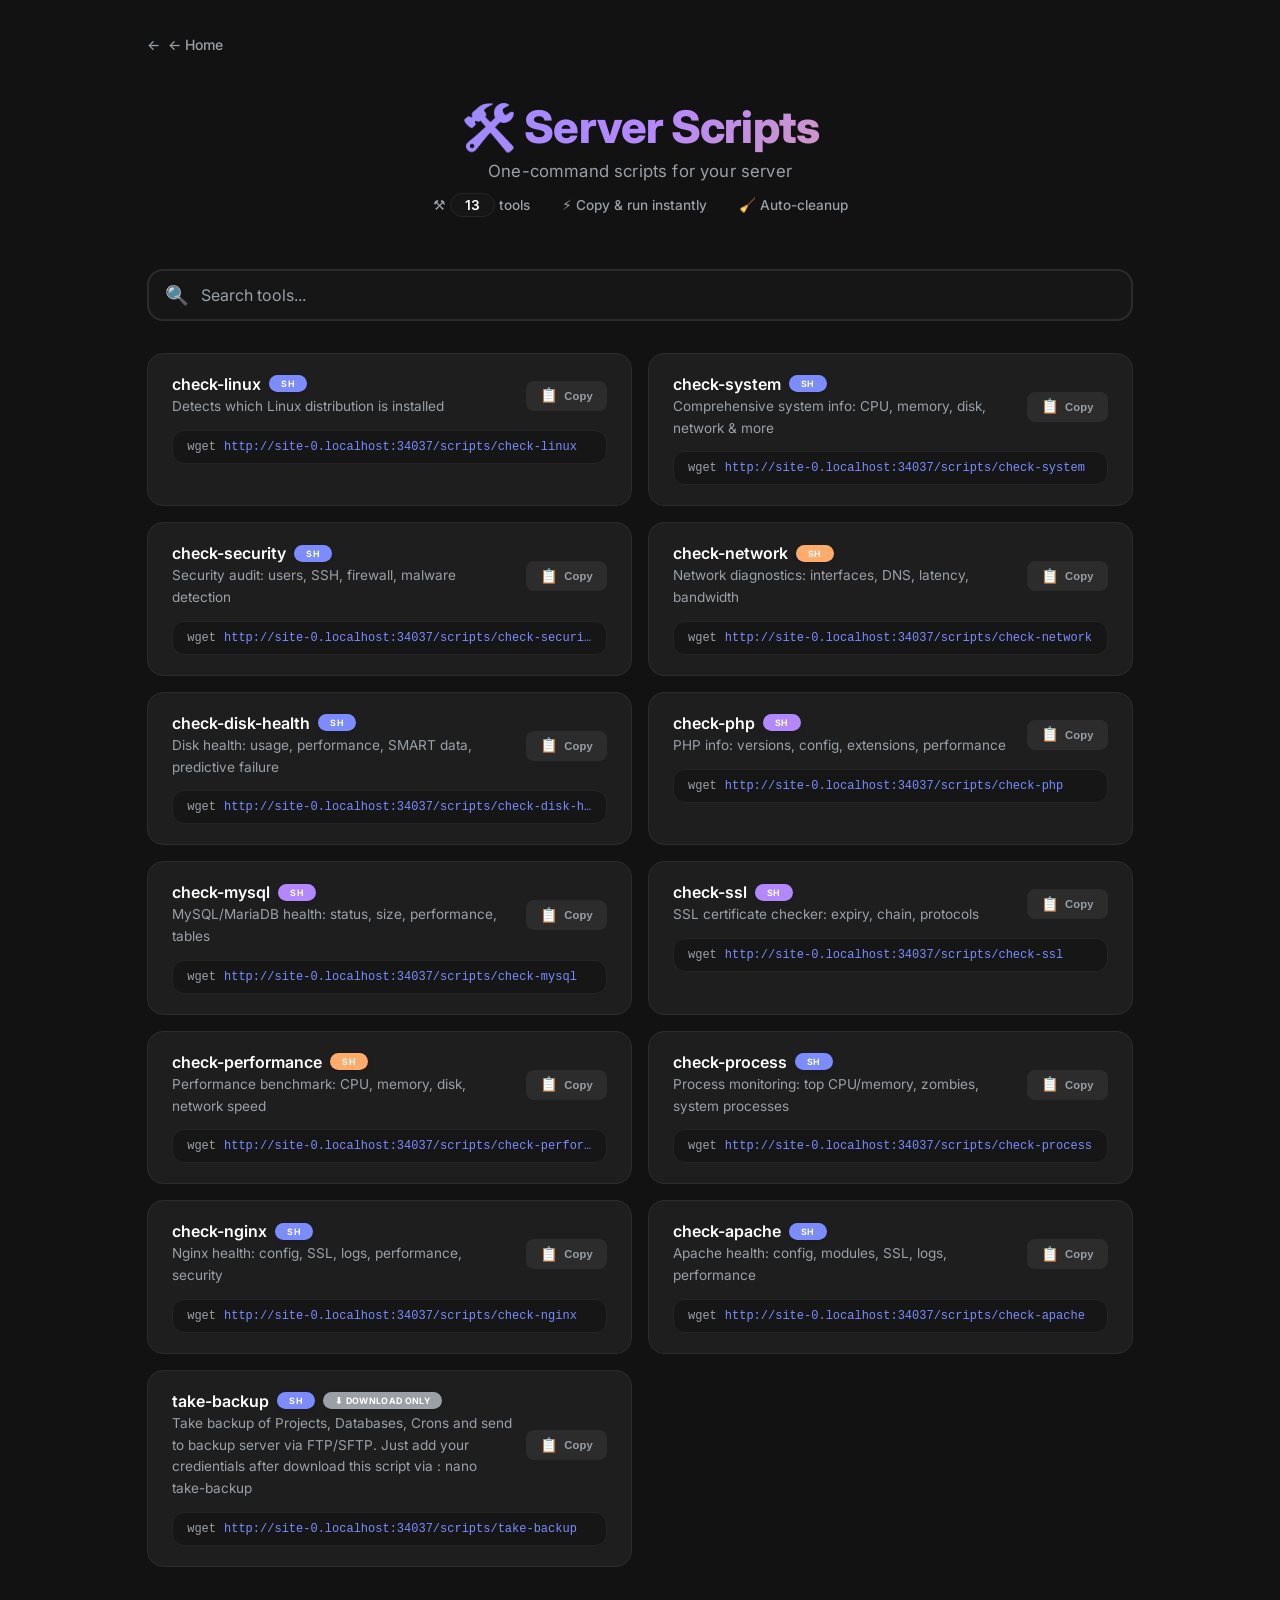
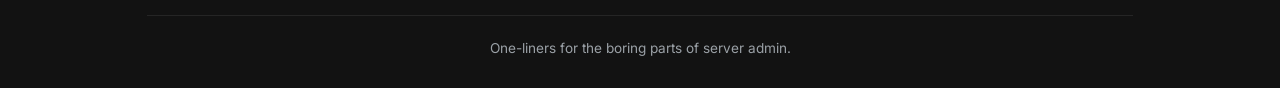
<file: scripts/scripts.html>
<!DOCTYPE html>
<html lang="en">
<head>
    <meta charset="UTF-8" />
    <meta name="viewport" content="width=device-width, initial-scale=1.0" />
    <title>Server Scripts — Dev Tools</title>
    <link rel="stylesheet" href="../style.css" />
</head>
<body>
    <div class="container">

        <a class="back-link" href="../index.html">← Home</a>

        <!-- HEADER -->
        <header class="header">
            <h1>🛠️ Server Scripts</h1>
            <p class="subtitle">One-command scripts for your server</p>
            <div class="stats">
                <span>⚒ <span class="num" id="tool-count">0</span> tools</span>
                <span>⚡︎ Copy &amp; run instantly</span>
                <span>🧹 Auto-cleanup</span>
            </div>
        </header>

        <!-- SEARCH -->
        <div class="search-container">
            <span class="search-icon">🔍</span>
            <input type="text" id="searchInput" placeholder="Search tools..." />
            <button class="search-clear" id="searchClear">✕</button>
        </div>

        <!-- TOOL GRID -->
        <div class="tool-grid" id="tool-grid">
            <!-- Tools will be rendered here by JavaScript -->
        </div>

        <!-- NO RESULTS -->
        <div class="no-results" id="noResults">
            <div class="icon">🔎</div>
            <p>No tools found</p>
        </div>

        <!-- FOOTER -->
        <footer class="footer">
            <p>One-liners for the boring parts of server admin.</p>
        </footer>

    </div>

    <!-- TOAST -->
    <div id="toast" class="toast"></div>

    <script src="scripts.js"></script>
</body>
</html>
</file>
<file: style.css>
/* =========================================================
   Dev Tools — shared stylesheet
   Used by: index.html, scripts.html, json-formatter.html, json-viewer.html
   ========================================================= */

/* ----- IMPORTS ----- */
@import url('https://fonts.googleapis.com/css2?family=Inter:wght@300;400;500;600;700;800&display=swap');

:root {
    /* Dark Theme - Material Dark with Warm Tones */
    --bg: #121212;
    --bg-soft: #1e1e1e;
    --bg-inset: #161616;
    --bg-hover: #2a2a2a;
    --border: #2c2c2c;
    --border-soft: #252525;
    --border-light: #3a3a3a;
    --surface: #1a1a1a;
    --surface-elevated: #262626;
    
    /* Dark Theme - Text Colors */
    --text: #e8eaed;
    --text-bright: #ffffff;
    --text-muted: #9aa0a6;
    --text-inverse: #121212;
    
    /* Dark Theme - Material Accent Colors */
    --color-accent: #7c8cff;
    --color-accent-hover: #8f9eff;
    --color-secondary: #6c7bff;
    --purple: #b388ff;
    --purple-hover: #c6a0ff;
    --orange: #ffab6b;
    --orange-hover: #ffbc84;
    --red: #ff6b6b;
    --red-hover: #ff8484;
    --blue: #7c8cff;
    --blue-hover: #8f9eff;
    --green: #69db7c;
    --green-hover: #7fe392;
    --teal: #66d9d9;
    --teal-hover: #80e0e0;
    --gold: #ffd43b;
    --gold-hover: #ffda5e;
    --pink: #ff6b9d;
    --pink-hover: #ff84ad;
    
    /* Dark Theme - Card & Components */
    --card-bg: #1e1e1e;
    --card-border: #2c2c2c;
    --card-shadow: 0 8px 32px rgba(0, 0, 0, 0.4);
    --card-hover-shadow: 0 12px 48px rgba(124, 140, 255, 0.08);
    
    --input-bg: #161616;
    --input-border: #2c2c2c;
    --input-focus: #7c8cff;
    --input-shadow: rgba(124, 140, 255, 0.15);
    
    --toast-bg: #262626;
    --toast-border: #333333;
    --toast-shadow: 0 12px 48px rgba(0, 0, 0, 0.8);
    
    /* Dark Theme - Gradients */
    --gradient-primary: linear-gradient(135deg, #7c8cff, #6c7bff);
    --gradient-accent: linear-gradient(135deg, #7c8cff, #b388ff);
    --gradient-text: linear-gradient(135deg, #7c8cff, #b388ff, #ffab6b);
    --gradient-success: linear-gradient(135deg, #69db7c, #66d9d9);
    --gradient-warm: linear-gradient(135deg, #ffab6b, #ff6b6b);
    --gradient-cool: linear-gradient(135deg, #7c8cff, #66d9d9);
    
    /* Font Settings */
    --font-family: 'Inter', -apple-system, BlinkMacSystemFont, 'Segoe UI', Roboto, sans-serif;
    --font-weight-light: 300;
    --font-weight-regular: 400;
    --font-weight-medium: 500;
    --font-weight-semibold: 600;
    --font-weight-bold: 700;
    --font-weight-extrabold: 800;
}

:root[data-theme="light"] {
    /* Light Theme - Material Light with Warm Tones */
    --bg: #f5f5f5;
    --bg-soft: #ffffff;
    --bg-inset: #f0f0f0;
    --bg-hover: #e8e8e8;
    --border: #e0e0e0;
    --border-soft: #e8e8e8;
    --border-light: #d0d0d0;
    --surface: #ffffff;
    --surface-elevated: #f8f8f8;
    
    /* Light Theme - Text Colors */
    --text: #202124;
    --text-bright: #000000;
    --text-muted: #5f6368;
    --text-inverse: #ffffff;
    
    /* Light Theme - Material Accent Colors */
    --color-accent: #5b6bff;
    --color-accent-hover: #4a5aff;
    --color-secondary: #4a5aff;
    --purple: #8a5cff;
    --purple-hover: #7a4cff;
    --orange: #ff8c3a;
    --orange-hover: #ff7a1a;
    --red: #e84a4a;
    --red-hover: #d63a3a;
    --blue: #5b6bff;
    --blue-hover: #4a5aff;
    --green: #2ea854;
    --green-hover: #259644;
    --teal: #26a8a8;
    --teal-hover: #1e9696;
    --gold: #e8b82a;
    --gold-hover: #d4a41a;
    --pink: #e84a7a;
    --pink-hover: #d63a6a;
    
    /* Light Theme - Card & Components */
    --card-bg: #ffffff;
    --card-border: #e0e0e0;
    --card-shadow: 0 4px 24px rgba(0, 0, 0, 0.04);
    --card-hover-shadow: 0 8px 40px rgba(91, 107, 255, 0.08);
    
    --input-bg: #ffffff;
    --input-border: #e0e0e0;
    --input-focus: #5b6bff;
    --input-shadow: rgba(91, 107, 255, 0.1);
    
    --toast-bg: #202124;
    --toast-border: #333333;
    --toast-shadow: 0 8px 32px rgba(0, 0, 0, 0.12);
    
    /* Light Theme - Gradients */
    --gradient-primary: linear-gradient(135deg, #5b6bff, #4a5aff);
    --gradient-accent: linear-gradient(135deg, #5b6bff, #8a5cff);
    --gradient-text: linear-gradient(135deg, #5b6bff, #8a5cff, #ff8c3a);
    --gradient-success: linear-gradient(135deg, #2ea854, #26a8a8);
    --gradient-warm: linear-gradient(135deg, #ff8c3a, #e84a4a);
    --gradient-cool: linear-gradient(135deg, #5b6bff, #26a8a8);
}

/* Theme overrides */
:root[data-theme="light"] .header h1 {
    background: var(--gradient-text);
    -webkit-background-clip: text;
    background-clip: text;
}

:root[data-theme="light"] .toast {
    box-shadow: var(--toast-shadow);
}

:root[data-theme="light"] .tool-card:hover {
    box-shadow: var(--card-hover-shadow);
}

:root[data-theme="light"] .option-card:hover {
    box-shadow: var(--card-hover-shadow);
}

/* ----- RESET & BASE ----- */
* {
    margin: 0;
    padding: 0;
    box-sizing: border-box;
}

body {
    font-family: var(--font-family);
    background: var(--bg);
    color: var(--text);
    min-height: 100vh;
    display: flex;
    justify-content: center;
    padding: 32px 24px;
    transition: background 0.4s cubic-bezier(0.4, 0, 0.2, 1), 
                color 0.4s cubic-bezier(0.4, 0, 0.2, 1);
    -webkit-font-smoothing: antialiased;
    -moz-osx-font-smoothing: grayscale;
}

.container {
    max-width: 80%;
    width: 100%;
}

a { 
    color: inherit; 
    text-decoration: none; 
}

/* ----- SCROLLBAR ----- */
::-webkit-scrollbar {
    width: 8px;
    height: 8px;
}

::-webkit-scrollbar-track {
    background: var(--bg-inset);
    border-radius: 4px;
}

::-webkit-scrollbar-thumb {
    background: var(--border);
    border-radius: 4px;
    transition: background 0.3s;
}

::-webkit-scrollbar-thumb:hover {
    background: var(--border-light);
}

/* ----- HEADER ----- */
.header {
    text-align: center;
    margin-bottom: 32px;
    padding: 24px 0;
    position: relative;
}

.header h1 {
    font-size: 2.8rem;
    font-weight: var(--font-weight-extrabold);
    background: var(--gradient-text);
    -webkit-background-clip: text;
    -webkit-text-fill-color: transparent;
    background-clip: text;
    letter-spacing: -0.02em;
    margin-bottom: 6px;
    line-height: 1.2;
}

.header .subtitle {
    color: var(--text-muted);
    font-size: 1.05rem;
    font-weight: var(--font-weight-regular);
    letter-spacing: 0.01em;
}

.header .stats {
    margin-top: 16px;
    display: flex;
    justify-content: center;
    gap: 32px;
    flex-wrap: wrap;
}

.header .stats span { 
    color: var(--text-muted); 
    font-size: 0.85rem; 
    font-weight: var(--font-weight-medium);
}

.header .stats .num { 
    color: var(--text-bright); 
    font-weight: var(--font-weight-semibold); 
    background: var(--bg-inset);
    padding: 3px 14px;
    border-radius: 20px;
    border: 1px solid var(--border-soft);
}

.container-wide { max-width: 90%; }

/* ----- SHARED FIELD STYLES ----- */
.field-label {
    font-size: 0.85rem;
    font-weight: var(--font-weight-medium);
    color: var(--text-muted);
    margin-bottom: 8px;
    display: block;
    letter-spacing: 0.01em;
}

.back-link {
    display: inline-flex;
    align-items: center;
    gap: 8px;
    color: var(--text-muted);
    font-size: 0.875rem;
    font-weight: var(--font-weight-medium);
    margin-bottom: 20px;
    transition: all 0.3s cubic-bezier(0.4, 0, 0.2, 1);
    padding: 4px 0;
}

.back-link:hover { 
    color: var(--color-accent);
    transform: translateX(-4px);
}

.back-link::before {
    content: '←';
    transition: transform 0.3s cubic-bezier(0.4, 0, 0.2, 1);
    display: inline-block;
}

.back-link:hover::before {
    transform: translateX(-4px);
}

/* ----- BUTTONS ----- */
.btn {
    display: inline-flex;
    align-items: center;
    justify-content: center;
    gap: 8px;
    padding: 10px 22px;
    border-radius: 12px;
    font-size: 0.875rem;
    font-weight: var(--font-weight-semibold);
    border: none;
    cursor: pointer;
    background: var(--bg-soft);
    color: var(--text);
    transition: all 0.3s cubic-bezier(0.4, 0, 0.2, 1);
    box-shadow: 0 1px 3px rgba(0, 0, 0, 0.06);
    position: relative;
    overflow: hidden;
}

.btn::after {
    content: '';
    position: absolute;
    inset: 0;
    background: currentColor;
    opacity: 0;
    transition: opacity 0.3s;
}

.btn:hover::after {
    opacity: 0.04;
}

.btn:hover { 
    transform: translateY(-2px);
    box-shadow: 0 4px 12px rgba(0, 0, 0, 0.1);
}

.btn:active { 
    transform: scale(0.97);
}

.btn-primary {
    background: var(--gradient-primary);
    border-color: transparent;
    color: #fff;
    font-weight: var(--font-weight-semibold);
    box-shadow: 0 2px 8px rgba(124, 140, 255, 0.3);
}

.btn-primary:hover { 
    transform: translateY(-2px);
    box-shadow: 0 6px 20px rgba(124, 140, 255, 0.4);
}

.btn-primary:active {
    transform: scale(0.97);
}

.btn-copy {
    display: inline-flex;
    align-items: center;
    gap: 6px;
    padding: 6px 14px;
    border-radius: 8px;
    font-size: 0.7rem;
    font-weight: var(--font-weight-semibold);
    cursor: pointer;
    transition: all 0.3s cubic-bezier(0.4, 0, 0.2, 1);
    white-space: nowrap;
    flex-shrink: 0;
    height: 30px;
    background: var(--border);
    border: none;
    color: var(--text-muted);
    letter-spacing: 0.02em;
}

.btn-copy:hover { 
    background: var(--color-accent); 
    color: #fff;
    transform: translateY(-1px);
    box-shadow: 0 4px 12px rgba(124, 140, 255, 0.3);
}

.btn-copy:active { 
    transform: scale(0.95);
}

.btn-copy.copied { 
    background: var(--green); 
    color: #fff;
    box-shadow: 0 4px 12px rgba(105, 219, 124, 0.3);
}

.btn-copy .icon { 
    font-size: 0.9rem; 
    line-height: 1; 
}

/* ----- SEARCH BAR ----- */
.search-container { 
    margin-bottom: 32px; 
    position: relative; 
}

.search-container input {
    width: 100%;
    padding: 14px 20px 14px 52px;
    background: var(--input-bg);
    border: 2px solid var(--input-border);
    border-radius: 16px;
    color: var(--text);
    font-size: 1rem;
    font-family: var(--font-family);
    font-weight: var(--font-weight-medium);
    transition: all 0.3s cubic-bezier(0.4, 0, 0.2, 1);
    outline: none;
}

.search-container input:focus {
    border-color: var(--input-focus);
    box-shadow: 0 0 0 4px var(--input-shadow);
    transform: translateY(-1px);
}

.search-container input::placeholder { 
    color: var(--text-muted);
    font-weight: var(--font-weight-regular);
}

.search-icon {
    position: absolute;
    left: 18px;
    top: 50%;
    transform: translateY(-50%);
    color: var(--text-muted);
    font-size: 1.2rem;
    pointer-events: none;
}

.search-clear {
    position: absolute;
    right: 16px;
    top: 50%;
    transform: translateY(-50%);
    color: var(--text-muted);
    cursor: pointer;
    display: none;
    font-size: 1.1rem;
    background: none;
    border: none;
    padding: 4px;
    transition: all 0.3s;
    border-radius: 50%;
    width: 28px;
    height: 28px;
    display: none;
    align-items: center;
    justify-content: center;
}

.search-clear.visible { 
    display: flex; 
}

.search-clear:hover { 
    background: var(--bg-hover);
    color: var(--text);
}

/* ----- GRID + CARD (tool list & home options) ----- */
.tool-grid {
    display: grid;
    grid-template-columns: repeat(2, minmax(0, 1fr));
    gap: 16px;
}

.tool-card {
    background: var(--card-bg);
    border: 1px solid var(--card-border);
    border-radius: 16px;
    padding: 20px 24px;
    transition: all 0.3s cubic-bezier(0.4, 0, 0.2, 1);
    display: flex;
    flex-direction: column;
    gap: 12px;
}

.tool-card:hover { 
    border-color: var(--color-accent); 
    box-shadow: var(--card-hover-shadow);
    transform: translateY(-4px);
}

.tool-card.hidden { display: none; }

.tool-header { 
    display: flex; 
    align-items: center; 
    justify-content: space-between; 
    gap: 12px; 
}

.tool-info { 
    flex: 1; 
    min-width: 0; 
}

.tool-name {
    font-size: 1rem;
    font-weight: var(--font-weight-semibold);
    color: var(--text-bright);
    display: flex;
    align-items: center;
    gap: 8px;
    flex-wrap: wrap;
}

.badge {
    font-size: 0.55rem;
    font-weight: var(--font-weight-bold);
    background: var(--color-secondary);
    color: #fff;
    padding: 3px 12px;
    border-radius: 20px;
    letter-spacing: 0.04em;
    flex-shrink: 0;
    text-transform: uppercase;
    box-shadow: 0 2px 4px rgba(0, 0, 0, 0.1);
}

.badge.bash { background: var(--blue); }
.badge.python { background: var(--purple); }
.badge.js { background: var(--orange); }
.badge.keep { background: var(--red); }
.badge.download-only { background: var(--text-muted); }
 
.tool-desc { 
    font-size: 0.85rem; 
    color: var(--text-muted); 
    margin-top: 2px; 
    line-height: 1.6; 
    font-weight: var(--font-weight-regular);
}

.tool-url {
    background: var(--bg-inset);
    border-radius: 12px;
    padding: 8px 14px;
    border: 1px solid var(--border-soft);
    font-family: 'JetBrains Mono', 'Fira Code', monospace;
    font-size: 0.75rem;
    color: var(--text-bright);
    display: flex;
    align-items: center;
    gap: 8px;
    overflow: hidden;
    min-height: 34px;
}

.tool-url .wget-prefix { 
    color: var(--text-muted); 
    font-weight: var(--font-weight-regular); 
    flex-shrink: 0; 
}

.tool-url .url-text { 
    flex: 1; 
    overflow: hidden; 
    text-overflow: ellipsis; 
    white-space: nowrap; 
    color: var(--color-accent); 
    font-weight: var(--font-weight-medium);
}

/* ----- HOME OPTION CARDS ----- */
.option-grid {
    display: grid;
    grid-template-columns: repeat(2, 1fr);
    gap: 16px;
}

.option-card {
    background: var(--card-bg);
    border: 1px solid var(--card-border);
    border-radius: 16px;
    padding: 24px;
    display: flex;
    gap: 16px;
    align-items: center;
    transition: all 0.3s cubic-bezier(0.4, 0, 0.2, 1);
    cursor: pointer;
}

.option-card:hover {
    border-color: var(--color-accent);
    box-shadow: var(--card-hover-shadow);
    transform: translateY(-4px);
}

.option-icon {
    font-size: 2rem;
    width: 56px;
    height: 56px;
    display: flex;
    align-items: center;
    justify-content: center;
    background: var(--bg-inset);
    border: 1px solid var(--border-soft);
    border-radius: 14px;
    flex-shrink: 0;
    transition: all 0.3s;
}

.option-card:hover .option-icon {
    border-color: var(--color-accent);
    transform: scale(1.05);
}

.option-body { 
    flex: 1; 
    min-width: 0; 
}

.option-title {
    font-size: 1.1rem;
    font-weight: var(--font-weight-semibold);
    color: var(--text-bright);
    display: flex;
    align-items: center;
    gap: 8px;
    margin-bottom: 4px;
}

.option-desc { 
    font-size: 0.875rem; 
    color: var(--text-muted); 
    line-height: 1.6; 
    font-weight: var(--font-weight-regular);
}

.option-arrow { 
    color: var(--text-muted); 
    font-size: 1.2rem; 
    align-self: center; 
    transition: all 0.3s cubic-bezier(0.4, 0, 0.2, 1); 
}

.option-card:hover .option-arrow { 
    transform: translateX(6px); 
    color: var(--color-accent); 
}

/* ----- TOAST ----- */
.toast {
    position: fixed;
    bottom: 32px;
    left: 50%;
    transform: translateX(-50%) translateY(100px);
    background: var(--toast-bg);
    border: 1px solid var(--toast-border);
    color: #FFFFFF;
    padding: 12px 28px;
    border-radius: 16px;
    font-size: 0.875rem;
    font-weight: var(--font-weight-medium);
    box-shadow: var(--toast-shadow);
    opacity: 0;
    transition: all 0.5s cubic-bezier(0.34, 1.56, 0.64, 1);
    pointer-events: none;
    z-index: 999;
    max-width: 90%;
    text-align: center;
    backdrop-filter: blur(12px);
    -webkit-backdrop-filter: blur(12px);
}

.toast.show { 
    transform: translateX(-50%) translateY(0); 
    opacity: 1; 
}


/* ----- TABS ----- */
.tabs {
    display: flex;
    gap: 8px;
    flex-wrap: wrap;
    margin-bottom: 28px;
    border-bottom: 2px solid var(--border-soft);
    padding-bottom: 16px;
}

.tab-btn {
    background: var(--bg-soft);
    border: none;
    color: var(--text-muted);
    padding: 10px 20px;
    border-radius: 12px;
    font-size: 0.875rem;
    font-weight: var(--font-weight-semibold);
    cursor: pointer;
    transition: all 0.3s cubic-bezier(0.4, 0, 0.2, 1);
    font-family: var(--font-family);
}

.tab-btn:hover {
    background: var(--bg-hover);
    color: var(--text);
    transform: translateY(-2px);
}

.tab-btn.active {
    background: var(--gradient-primary);
    color: #fff;
    box-shadow: 0 4px 12px rgba(124, 140, 255, 0.3);
}

.tab-panel {
    display: none;
    animation: fadeSlideIn 0.4s cubic-bezier(0.4, 0, 0.2, 1);
}

.tab-panel.active {
    display: block;
}

@keyframes fadeSlideIn {
    from {
        opacity: 0;
        transform: translateY(12px);
    }
    to {
        opacity: 1;
        transform: translateY(0);
    }
}


/* ----- MODE TOGGLE (Encode / Decode switch) ----- */
.mode-toggle {
    display: inline-flex;
    background: var(--bg-inset);
    border: 1px solid var(--border);
    border-radius: 12px;
    padding: 4px;
    margin-bottom: 16px;
    gap: 4px;
}

.mode-btn {
    background: none;
    border: none;
    color: var(--text-muted);
    padding: 8px 20px;
    border-radius: 8px;
    font-size: 0.85rem;
    font-weight: var(--font-weight-semibold);
    cursor: pointer;
    transition: all 0.3s cubic-bezier(0.4, 0, 0.2, 1);
    font-family: var(--font-family);
}

.mode-btn.active {
    background: var(--gradient-primary);
    color: #fff;
    box-shadow: 0 2px 8px rgba(124, 140, 255, 0.3);
}


/* ----- NO RESULTS ----- */
.no-results { 
    text-align: center; 
    padding: 80px 20px; 
    color: var(--text-muted); 
    display: none; 
    grid-column: 1 / -1; 
}

.no-results.visible { display: block; }

.no-results .icon { 
    font-size: 3rem; 
    margin-bottom: 16px; 
    opacity: 0.4;
}

.no-results p { 
    font-size: 1.1rem; 
    font-weight: var(--font-weight-medium);
}

/* ----- FOOTER ----- */
.footer {
    text-align: center;
    margin-top: 48px;
    padding-top: 24px;
    border-top: 1px solid var(--border-soft);
    color: var(--text-muted);
    font-size: 0.85rem;
    font-weight: var(--font-weight-regular);
}

.footer a { 
    color: var(--color-accent); 
    transition: all 0.3s;
    font-weight: var(--font-weight-medium);
}

.footer a:hover { 
    color: var(--color-accent-hover);
    text-decoration: none;
}

/* ----- RESPONSIVE ----- */
@media (max-width: 768px) {
    .tool-grid, .option-grid { grid-template-columns: 1fr; }
    .header h1 { font-size: 2.2rem; }
    .container { max-width: 100%; }
}

@media (max-width: 600px) {
    body { padding: 16px 12px; }
    .header h1 { font-size: 1.8rem; }
    .header .stats { gap: 16px; font-size: 0.75rem; flex-wrap: wrap; }
    .tool-card { padding: 16px 18px; }
    .tool-url { flex-direction: column; align-items: stretch; gap: 4px; white-space: normal; }
    .tool-url .url-text { white-space: normal; word-break: break-all; }
    .tool-name { font-size: 0.9rem; }
    .btn-copy { font-size: 0.6rem; padding: 4px 10px; height: 26px; }
    .search-container input { padding: 12px 16px 12px 44px; font-size: 0.9rem; }
    .option-card { padding: 18px; }
    .option-icon { width: 48px; height: 48px; font-size: 1.6rem; }
    .tabs { gap: 6px; }
    .tab-btn { padding: 8px 14px; font-size: 0.8rem; }
}

@media (max-width: 400px) {
    .header h1 { font-size: 1.5rem; }
    .tool-card { padding: 12px 14px; }
    .option-card { flex-direction: column; align-items: stretch; }
}
</file>
<file: colors/color-tools.css>
.io-input {
    background: var(--bg-soft);
    border: 1px solid var(--border);
    border-radius: 8px;
    color: var(--text);
    font-size: 0.85rem;
    padding: 9px 12px;
    outline: none;
}

.io-input:focus {
    border-color: var(--color-accent);
    box-shadow: 0 0 0 3px rgba(16, 185, 129, 0.15);
}

.color-input-full {
    width: 100%;
    font-family: 'JetBrains Mono', 'Fira Code', 'Cascadia Code', monospace;
}

/* ----- PICKER & CONVERTER ----- */
.color-live-row {
    display: flex;
    align-items: center;
    gap: 16px;
    margin-bottom: 22px;
}

.color-native {
    width: 64px;
    height: 64px;
    border: none;
    border-radius: 12px;
    cursor: pointer;
    background: none;
    padding: 0;
}

.color-native::-webkit-color-swatch-wrapper {
    padding: 0;
    border-radius: 12px;
}

.color-native::-webkit-color-swatch {
    border: 2px solid var(--border);
    border-radius: 12px;
}

.color-preview-box {
    flex: 1;
    height: 64px;
    border-radius: 12px;
    border: 1px solid var(--border);
    transition: background 0.1s;
}

.color-fields-grid {
    display: grid;
    grid-template-columns: 1fr 1.4fr 1.4fr;
    gap: 16px;
    margin-bottom: 20px;
}

.rgb-inputs {
    display: flex;
    gap: 6px;
}

.rgb-inputs .io-input {
    width: 100%;
    min-width: 0;
    text-align: center;
}

.color-strings {
    display: flex;
    flex-direction: column;
    gap: 8px;
}

.color-string-row {
    display: flex;
    align-items: center;
    justify-content: space-between;
    background: var(--bg-inset);
    border: 1px solid var(--border-soft);
    border-radius: 8px;
    padding: 10px 14px;
}

.color-string-row code {
    font-family: 'JetBrains Mono', 'Fira Code', 'Cascadia Code', monospace;
    font-size: 0.95rem;
    color: var(--text-bright);
}

/* ----- CONTRAST CHECKER ----- */
.contrast-grid {
    display: grid;
    grid-template-columns: 1fr 1fr;
    gap: 20px;
    margin-bottom: 20px;
}

.color-live-row-sm {
    display: flex;
    align-items: center;
    gap: 10px;
}

.color-live-row-sm input[type="color"] {
    width: 44px;
    height: 44px;
    border: none;
    border-radius: 8px;
    cursor: pointer;
    background: none;
    padding: 0;
    flex-shrink: 0;
}

.color-live-row-sm input[type="color"]::-webkit-color-swatch-wrapper {
    padding: 0;
    border-radius: 8px;
}

.color-live-row-sm input[type="color"]::-webkit-color-swatch {
    border: 2px solid var(--border);
    border-radius: 8px;
}

.contrast-preview {
    border-radius: 12px;
    border: 1px solid var(--border);
    padding: 40px 24px;
    text-align: center;
    margin-bottom: 20px;
    transition: background 0.1s, color 0.1s;
}

.contrast-preview span {
    font-size: 1.4rem;
    font-weight: 600;
}

.contrast-result {
    display: grid;
    grid-template-columns: 1fr 1fr;
    gap: 16px;
}

.contrast-ratio-card {
    grid-column: 1 / -1;
    background: var(--bg-soft);
    border: 1px solid var(--border);
    border-radius: 10px;
    padding: 16px;
    text-align: center;
    margin-bottom: 4px;
}

.contrast-ratio-card .ratio-value {
    font-size: 2rem;
    font-weight: 700;
    color: var(--text-bright);
    font-family: 'JetBrains Mono', 'Fira Code', 'Cascadia Code', monospace;
}

.contrast-ratio-card .ratio-label {
    color: var(--text-muted);
    font-size: 0.8rem;
    margin-top: 4px;
}

.contrast-badge-group {
    background: var(--bg-inset);
    border: 1px solid var(--border-soft);
    border-radius: 10px;
    padding: 14px 16px;
}

.contrast-badge-group h4 {
    font-size: 0.78rem;
    color: var(--text-muted);
    text-transform: uppercase;
    letter-spacing: 0.05em;
    margin-bottom: 10px;
    font-weight: 700;
}

.contrast-badge-row {
    display: flex;
    align-items: center;
    justify-content: space-between;
    padding: 6px 0;
    font-size: 0.85rem;
    color: var(--text);
}

.contrast-badge {
    font-size: 0.72rem;
    font-weight: 700;
    padding: 3px 10px;
    border-radius: 20px;
}

.contrast-badge.pass {
    background: rgba(16, 185, 129, 0.18);
    color: var(--color-secondary);
}

.contrast-badge.fail {
    background: rgba(248, 113, 113, 0.18);
    color: #f87171;
}

.color-picker-label {
    position: absolute;
    top: 50%;
    left: 50%;
    transform: translate(-50%, -50%);
    pointer-events: none;
    color: white;
    font-weight: bold;
    text-shadow: 0 0 5px rgba(0, 0, 0, 0.7);
    font-size: 10px;
    text-align: center;
}

@media (max-width: 700px) {
    .color-fields-grid {
        grid-template-columns: 1fr;
    }

    .contrast-grid {
        grid-template-columns: 1fr;
    }
}
</file>
<file: diff-checker/diff-checker.css>
.diff-inputs {
    display: grid;
    grid-template-columns: 1fr 1fr;
    gap: 16px;
    margin-bottom: 16px;
}

.diff-textarea {
    width: 100%;
    min-height: 220px;
    resize: vertical;
    background: var(--bg-soft);
    border: 1px solid var(--border);
    border-radius: 10px;
    color: var(--text);
    font-family: 'JetBrains Mono', 'Fira Code', 'Cascadia Code', monospace;
    font-size: 0.82rem;
    line-height: 1.5;
    padding: 14px;
    outline: none;
    transition: border-color 0.2s, box-shadow 0.2s;
}

.diff-textarea:focus {
    border-color: var(--color-accent);
    box-shadow: 0 0 0 3px rgba(88, 166, 255, 0.12);
}

.toolbar {
    display: flex;
    gap: 10px;
    flex-wrap: wrap;
    align-items: center;
    margin-bottom: 14px;
}

.diff-stats {
    display: flex;
    gap: 18px;
    margin-bottom: 14px;
    font-size: 0.8rem;
    color: var(--text-muted);
    flex-wrap: wrap;
    align-items: center;
}

.diff-stats .added { color: var(--color-accent); }
.diff-stats .removed { color: #f87171; }
.diff-stats .num { color: var(--text-bright); font-weight: 600; }

.diff-changes-count {
    margin-left: auto;
}

/* ----- Change navigator (toolbar) ----- */
.change-nav-inline {
    display: inline-flex;
    align-items: center;
    gap: 8px;
    background: var(--bg-soft);
    border: 1px solid var(--border);
    border-radius: 8px;
    padding: 4px 6px 4px 12px;
    font-size: 0.8rem;
    color: var(--text);
}

.change-nav-inline .change-nav-btn {
    background: transparent;
    border: 1px solid var(--border);
    border-radius: 6px;
    color: var(--text);
    font-size: 0.78rem;
    padding: 4px 8px;
    cursor: pointer;
    transition: background 0.15s, color 0.15s;
}

.change-nav-inline .change-nav-btn:hover:not(:disabled) {
    background: var(--color-accent);
    color: #fff;
    border-color: var(--color-accent);
}

.change-nav-inline .change-nav-btn:disabled {
    opacity: 0.35;
    cursor: not-allowed;
}

/* ----- Result panes ----- */
.diff-result {
    background: var(--bg-soft);
    border: 1px solid var(--border);
    border-radius: 10px;
    overflow: auto;
    /* max-height: 65vh; */
}

.diff-empty { display: none; text-align: center; padding: 60px 20px; color: var(--text-muted); }
.diff-empty.visible { display: block; }
.diff-empty .icon { font-size: 2.5rem; margin-bottom: 12px; }

.diff-panes-header {
    display: none;
    grid-template-columns: 42px 18px 1fr 42px 18px 1fr;
    position: sticky;
    top: 0;
    z-index: 2;
    background: var(--bg-soft);
    border-bottom: 1px solid var(--border);
}

.diff-panes-header.visible { display: grid; }

.diff-panes-header .pane-title {
    grid-column: span 3;
    padding: 8px 12px;
    font-size: 0.72rem;
    text-transform: uppercase;
    letter-spacing: 0.04em;
    color: var(--text-muted);
    font-weight: 600;
}

.diff-panes-header .pane-title:last-child {
    border-left: 1px solid var(--border);
}

.diff-lines {
    display: grid;
    grid-template-columns: 42px 18px 1fr 42px 18px 1fr;
    font-family: 'JetBrains Mono', 'Fira Code', 'Cascadia Code', monospace;
    font-size: 0.8rem;
    line-height: 1.6;
}

.diff-lines .cell {
    padding: 0 8px;
    white-space: pre-wrap;
    word-break: break-word;
    min-width: 0;
}

.diff-lines .ln {
    text-align: right;
    color: var(--text-muted);
    user-select: none;
    padding-right: 8px;
    font-size: 0.7rem;
    width: 50px;
}

.diff-lines .marker {
    color: var(--text-muted);
    padding: 0;
    text-align: center;
}

.diff-lines .content { color: var(--text); }

.diff-lines .col-new-ln {
    border-left: 1px solid var(--border);
}

.diff-lines .row-removed.side-old { background: rgba(248, 113, 113, 0.14); cursor: pointer; }
.diff-lines .row-removed.side-old .ln,
.diff-lines .row-removed.side-old .marker { color: #f87171; }

.diff-lines .row-added.side-new { background: rgba(16, 185, 129, 0.14); cursor: pointer; }
.diff-lines .row-added.side-new .ln,
.diff-lines .row-added.side-new .marker { color: var(--color-accent); }

.diff-lines .row-empty { background: repeating-linear-gradient(135deg, var(--bg), var(--bg) 6px, var(--bg-soft) 6px, var(--bg-soft) 12px); }

.diff-lines .row-active.side-old { background: rgba(248, 113, 113, 0.22); }
.diff-lines .row-active.side-new { background: rgba(16, 185, 129, 0.22); }

.tok-diff {
    border-radius: 3px;
    padding: 0 1px;
}

.side-old .tok-diff { background: rgba(248, 113, 113, 0.4); }
.side-new .tok-diff { background: rgba(16, 185, 129, 0.4); }

/* ----- Change / merge panel ----- */
.change-panel {
    grid-column: 1 / -1;
    background: var(--bg);
    border: 1px solid var(--border);
    border-radius: 10px;
    margin: 10px 12px;
    overflow: hidden;
}

.change-panel-head {
    display: flex;
    align-items: center;
    justify-content: space-between;
    flex-wrap: wrap;
    gap: 10px;
    padding: 10px 14px;
    border-bottom: 1px solid var(--border);
}

.change-panel-title {
    font-weight: 600;
    color: var(--text-bright);
    font-size: 0.82rem;
}

.change-panel-nav {
    display: flex;
    gap: 8px;
}

.change-panel-nav .change-nav-btn {
    background: var(--bg-soft);
    border: 1px solid var(--border);
    border-radius: 6px;
    color: var(--text);
    font-size: 0.76rem;
    padding: 5px 10px;
    cursor: pointer;
    transition: background 0.15s, color 0.15s, opacity 0.15s;
}

.change-panel-nav .change-nav-btn:hover:not(:disabled) {
    background: var(--color-accent);
    color: #fff;
    border-color: var(--color-accent);
}

.change-panel-nav .change-nav-btn:disabled {
    opacity: 0.35;
    cursor: not-allowed;
}

.change-panel-actions {
    display: flex;
    align-items: center;
    justify-content: center;
    gap: 12px;
    padding: 12px 14px;
    flex-wrap: wrap;
}

.merge-btn {
    display: inline-flex;
    align-items: center;
    gap: 6px;
    border: none;
    border-radius: 8px;
    padding: 9px 16px;
    font-size: 0.8rem;
    font-weight: 600;
    color: #fff;
    cursor: pointer;
    transition: filter 0.15s, transform 0.1s;
}

.merge-btn:hover { filter: brightness(1.1); }
.merge-btn:active { transform: scale(0.97); }

.merge-btn.merge-old { background: #f87171; }
.merge-btn.merge-new { background: var(--color-accent); }

.merge-btn .arrow { font-size: 0.95rem; line-height: 1; }

.merge-dismiss {
    background: transparent;
    border: 1px solid var(--border);
    color: var(--text-muted);
    border-radius: 50%;
    width: 26px;
    height: 26px;
    line-height: 1;
    cursor: pointer;
    font-size: 0.85rem;
}

.merge-dismiss:hover { color: var(--text-bright); border-color: var(--text-muted); }

@media (max-width: 800px) {
    .diff-inputs { grid-template-columns: 1fr; }
    .diff-textarea { min-height: 160px; }
    .diff-lines,
    .diff-panes-header { grid-template-columns: 30px 14px 1fr 30px 14px 1fr; font-size: 0.72rem; }
    .change-panel-actions { flex-direction: column; }
}
</file>
<file: encoders/encoders.css>
.io-textarea {
    width: 100%;
    min-height: 140px;
    resize: vertical;
    background: var(--bg-soft);
    border: 1px solid var(--border);
    border-radius: 10px;
    color: var(--text);
    font-family: 'JetBrains Mono', 'Fira Code', 'Cascadia Code', monospace;
    font-size: 0.85rem;
    line-height: 1.5;
    padding: 14px;
    outline: none;
    margin-bottom: 14px;
    transition: border-color 0.2s, box-shadow 0.2s;
}

.io-textarea:focus, .io-input:focus, .io-select:focus {
    border-color: var(--color-accent);
    box-shadow: 0 0 0 3px rgba(88, 166, 255, 0.12);
}

.io-input, .io-select {
    background: var(--bg-soft);
    border: 1px solid var(--border);
    border-radius: 8px;
    color: var(--text);
    font-size: 0.85rem;
    padding: 9px 12px;
    outline: none;
}

.io-input-full { width: 100%; margin-bottom: 14px; }

.btn-row {
    display: flex;
    align-items: center;
    gap: 10px;
    flex-wrap: wrap;
    margin-bottom: 18px;
}

.io-output-wrap { position: relative; margin-bottom: 10px; }

.io-output {
    width: 100%;
    min-height: 100px;
    resize: vertical;
    background: var(--bg-inset);
    border: 1px solid var(--border-soft);
    border-radius: 10px;
    color: var(--text-bright);
    font-family: 'JetBrains Mono', 'Fira Code', 'Cascadia Code', monospace;
    font-size: 1.05rem;
    line-height: 1.6;
    padding: 14px;
    padding-right: 90px;
    outline: none;
}

.io-output-single { min-height: auto; padding: 14px 90px 14px 14px; font-size: 1.2rem; letter-spacing: 0.5px; }

.io-copy {
    position: absolute;
    top: 10px;
    right: 10px;
}

/* ----- HASH ----- */
.hash-list { display: flex; flex-direction: column; gap: 10px; }

.hash-row {
    background: var(--bg-inset);
    border: 1px solid var(--border-soft);
    border-radius: 8px;
    padding: 10px 14px;
}

.hash-row .hash-label {
    font-size: 0.72rem;
    font-weight: 700;
    color: var(--color-accent);
    margin-bottom: 4px;
    display: flex;
    align-items: center;
    justify-content: space-between;
}

.hash-row .hash-value {
    font-family: 'JetBrains Mono', 'Fira Code', 'Cascadia Code', monospace;
    font-size: 0.95rem;
    color: var(--text);
    word-break: break-all;
}

/* ----- TIMESTAMP ----- */
.ts-grid {
    display: grid;
    grid-template-columns: 1fr 1fr;
    gap: 24px;
}

.ts-col .btn-row { margin-bottom: 12px; }

.ts-result {
    margin-top: 12px;
    background: var(--bg-inset);
    border: 1px solid var(--border-soft);
    border-radius: 8px;
    padding: 12px 14px;
    font-size: 0.95rem;
    color: var(--text);
    line-height: 1.8;
    min-height: 20px;
}

.ts-result .row-label { color: var(--text-muted); margin-right: 8px; }

/* ----- UUID ----- */
.uuid-label { margin-bottom: 0; }
.uuid-count { width: 80px; }

.uuid-list {
    display: flex;
    flex-direction: column;
    gap: 8px;
}

.uuid-row {
    display: flex;
    align-items: center;
    gap: 10px;
    background: var(--bg-inset);
    border: 1px solid var(--border-soft);
    border-radius: 8px;
    padding: 8px 12px;
    font-family: 'JetBrains Mono', 'Fira Code', 'Cascadia Code', monospace;
    font-size: 0.95rem;
}

.uuid-row span { flex: 1; color: var(--text); word-break: break-all; }

/* ----- PASSWORD ----- */
.pw-controls { margin-bottom: 16px; }
.pw-controls input[type="range"] { width: 100%; margin: 8px 0 16px; accent-color: var(--color-accent); }

.pw-options {
    display: grid;
    grid-template-columns: repeat(2, 1fr);
    gap: 8px 16px;
    margin-bottom: 16px;
    font-size: 0.82rem;
    color: var(--text);
}

.pw-options label { display: flex; align-items: center; gap: 8px; cursor: pointer; }

.pw-strength { font-size: 0.8rem; color: var(--text-muted); }
.pw-strength .bar {
    height: 6px;
    border-radius: 3px;
    margin: 8px 0 6px;
    background: var(--border-soft);
    overflow: hidden;
}
.pw-strength .bar-fill { height: 100%; transition: width 0.2s, background 0.2s; }

/* ----- QR CODE ----- */
.qr-preview {
    background: var(--bg-soft);
    border: 1px solid var(--border);
    border-radius: 10px;
    min-height: 220px;
    display: flex;
    align-items: center;
    justify-content: center;
    padding: 24px;
}

.qr-empty { color: var(--text-muted); font-size: 0.85rem; }

#qrCanvasHolder { background: #fff; padding: 12px; border-radius: 8px; display: none; }
#qrCanvasHolder.visible { display: block; }

@media (max-width: 700px) {
    .ts-grid { grid-template-columns: 1fr; }
    .pw-options { grid-template-columns: 1fr; }
}
</file>
<file: sample-data/sample-data.css>
.io-input, .io-select {
    background: var(--bg-soft);
    border: 1px solid var(--border);
    border-radius: 8px;
    color: var(--text);
    font-size: 0.85rem;
    padding: 9px 12px;
    outline: none;
}

.io-input:focus, .io-select:focus {
    border-color: var(--color-accent);
    box-shadow: 0 0 0 3px rgba(16, 185, 129, 0.15);
}

.btn-row {
    display: flex;
    align-items: center;
    gap: 10px;
    flex-wrap: wrap;
    margin-bottom: 18px;
}

/* ----- FAKE DATA TABLE ----- */
.fd-label { margin-bottom: 0; }
.fd-count { width: 90px; }

.fd-table-wrap {
    background: var(--bg-soft);
    border: 1px solid var(--border);
    border-radius: 10px;
    overflow: auto;
    max-height: 65vh;
}

.fd-table {
    width: 100%;
    border-collapse: collapse;
    font-family: 'JetBrains Mono', 'Fira Code', 'Cascadia Code', monospace;
    font-size: 0.8rem;
    white-space: nowrap;
}

.fd-table th {
    position: sticky;
    top: 0;
    background: var(--bg-inset);
    color: var(--text-muted);
    text-align: left;
    padding: 10px 14px;
    font-size: 0.72rem;
    text-transform: uppercase;
    letter-spacing: 0.05em;
    border-bottom: 1px solid var(--border);
    z-index: 1;
}

.fd-table td {
    padding: 8px 14px;
    color: var(--text);
    border-bottom: 1px solid var(--border-soft);
}

.fd-table tbody tr:hover { background: var(--bg-inset); }

.fd-empty {
    text-align: center;
    color: var(--text-muted);
    padding: 40px 20px !important;
    white-space: normal;
}

/* ----- LOREM IPSUM ----- */
.lorem-count { width: 90px; }
.lorem-inline-label { margin-bottom: 0; }

.lorem-advanced {
    display: flex;
    flex-wrap: wrap;
    gap: 24px;
    align-items: flex-end;
    background: var(--bg-inset);
    border: 1px solid var(--border-soft);
    border-radius: 10px;
    padding: 16px;
    margin-bottom: 18px;
}

.lorem-range-group .field-label { margin-bottom: 8px; }
.lorem-range-inputs { align-items: center; }
.lorem-range-inputs .io-input { width: 60px; text-align: center; }
.range-sep { color: var(--text-muted); }

.lorem-checks {
    display: flex;
    flex-direction: column;
    gap: 8px;
    font-size: 0.82rem;
    color: var(--text);
}

.lorem-checks label { display: flex; align-items: center; gap: 8px; cursor: pointer; }

.lorem-stats {
    font-size: 0.78rem;
    color: var(--text-muted);
    margin-top: 4px;
}


.io-output-wrap { position: relative; margin-bottom: 10px; }

.io-output {
    width: 100%;
    resize: vertical;
    background: var(--bg-inset);
    border: 1px solid var(--border-soft);
    border-radius: 10px;
    color: var(--text-bright);
    font-size: 1rem;
    line-height: 1.6;
    padding: 16px;
    padding-right: 90px;
    outline: none;
}

.lorem-textarea { min-height: 260px; font-family: inherit; }

.io-copy {
    position: absolute;
    top: 10px;
    right: 10px;
}

@media (max-width: 700px) {
    .fd-table { font-size: 0.72rem; }
}
</file>
<file: json-formatter/json-viewer.css>
/* ----- FULL-SCREEN VIEWER LAYOUT ----- */
html, body.viewer-page {
    height: 100%;
    margin: 0 !important;
    padding: 0 !important;
}

body.viewer-page {
    display: flex !important;
    flex-direction: column;
    justify-content: flex-start !important;
    height: 100vh;
    height: 100dvh; /* correct on mobile browser chrome */
    overflow: hidden;
    background: var(--bg);
}

.viewer-topbar {
    flex: 0 0 auto;
    display: flex;
    align-items: center;
    gap: 10px;
    padding: 4px 14px;
    background: var(--bg-soft);
    border-bottom: 1px solid var(--border);
    flex-wrap: nowrap;
}

.viewer-back {
    font-size: 1rem;
    color: var(--text-muted);
    flex-shrink: 0;
    transition: color 0.2s;
}
.viewer-back:hover { color: var(--color-accent); }

.viewer-title {
    font-size: 0.9rem;
    font-weight: 700;
    color: var(--text-bright);
    white-space: nowrap;
    flex-shrink: 0;
}

.viewer-stats {
    font-size: 0.72rem;
    color: var(--text-muted);
    white-space: nowrap;
    flex-shrink: 0;
    display: flex;
    gap: 10px;
}
.viewer-stats .num { color: var(--text-bright); font-weight: 600; }

.viewer-search {
    position: relative;
    display: flex;
    align-items: center;
    gap: 4px;
    flex-shrink: 0;
}

.viewer-search input {
    width: 200px;
    padding: 5px 8px;
    background: var(--bg-inset);
    border: 1px solid var(--border);
    border-radius: 6px;
    color: var(--text);
    font-size: 0.78rem;
    outline: none;
}
.viewer-search input:focus { border-color: var(--color-accent); }

.search-count {
    font-size: 0.7rem;
    color: var(--text-muted);
    min-width: 34px;
    text-align: center;
    flex-shrink: 0;
}

.search-nav {
    background: var(--bg-inset);
    border: 1px solid var(--border);
    color: var(--text-muted);
    border-radius: 5px;
    padding: 3px 6px;
    font-size: 0.65rem;
    line-height: 1;
    cursor: pointer;
    flex-shrink: 0;
}
.search-nav:hover { border-color: var(--color-accent); color: var(--text); }
.search-nav:disabled { opacity: 0.4; cursor: default; }
.search-nav:disabled:hover { border-color: var(--border); color: var(--text-muted); }

.search-clear {
    position: static;
    right: auto;
    top: auto;
    transform: none;
    background: none;
    border: none;
    font-size: 0.85rem;
    color: var(--text-muted);
    cursor: pointer;
    padding: 2px 4px;
    display: none;
    flex-shrink: 0;
}
.search-clear.visible { display: inline-block; }
.search-clear:hover { color: var(--text); }

.viewer-actions {
    display: flex;
    align-items: center;
    gap: 6px;
    margin-left: auto;
    flex-shrink: 0;
    flex-wrap: nowrap;
}

.viewer-actions button {
    background: var(--bg-inset);
    border: 1px solid var(--border);
    color: var(--text-muted);
    border-radius: 6px;
    padding: 5px 10px;
    font-size: 0.78rem;
    white-space: nowrap;
    line-height: 1;
    cursor: pointer;
    transition: border-color 0.2s, color 0.2s;
}
.viewer-actions button:hover { border-color: var(--color-accent); color: var(--text); }

/* ----- JSON PANEL: fills ALL remaining space, no matter the top bar's height ----- */
.json-panel {
    flex: 1 1 auto;
    min-height: 0;   /* required for flex children to actually scroll instead of overflow */
    overflow: auto;
    padding: 14px 20px 40px;
    margin: 0;
    background: var(--bg);
}

.json-empty { display: none; text-align: center; padding: 60px 20px; color: var(--text-muted); }
.json-empty.visible { display: block; }
.json-empty .icon { font-size: 2.5rem; margin-bottom: 12px; }

/* ----- TREE ----- */
.json-tree {
    font-family: 'JetBrains Mono', 'Fira Code', 'Cascadia Code', monospace;
    font-size: 0.85rem;
    line-height: 1.7;
}

.json-node { margin-left: 18px; }
.json-tree > .json-node { margin-left: 0; }

.json-line {
    display: flex;
    align-items: flex-start;
    gap: 4px;
    border-radius: 4px;
    padding: 0 4px;
}

.json-line.match-highlight { background: rgba(232, 104, 58, 0.18); }
.json-line.current-match { background: rgba(232, 104, 58, 0.4); outline: 1px solid var(--orange); }

.json-toggle {
    background: none;
    border: none;
    color: var(--text-muted);
    cursor: pointer;
    font-size: 0.7rem;
    width: 14px;
    flex-shrink: 0;
    padding: 0;
    line-height: 1.7;
    transition: transform 0.15s;
}

.json-toggle.collapsed { transform: rotate(-90deg); }
.json-toggle.spacer { visibility: hidden; }

.json-key { color: #61afef; }
.json-colon { color: var(--text-muted); margin-right: 2px; }
.json-punct { color: var(--text-muted); }
.json-string { color: #98c379; }
.json-number { color: #d19a66; }
.json-boolean { color: #c678dd; }
.json-null { color: var(--text-muted); font-style: italic; }

.json-summary { color: var(--text-muted); cursor: pointer; user-select: none; }
.json-children.hidden { display: none; }

@media (max-width: 900px) {
    .viewer-title { display: none; }
    .viewer-stats { display: none; }
    .viewer-search input { width: 110px; }
    .viewer-actions button { padding: 5px 7px; }
}

@media (max-width: 600px) {
    .viewer-actions { gap: 4px; }
    .viewer-actions button { padding: 6px 8px; }
    .viewer-actions .label { display: none; }
}
</file>
